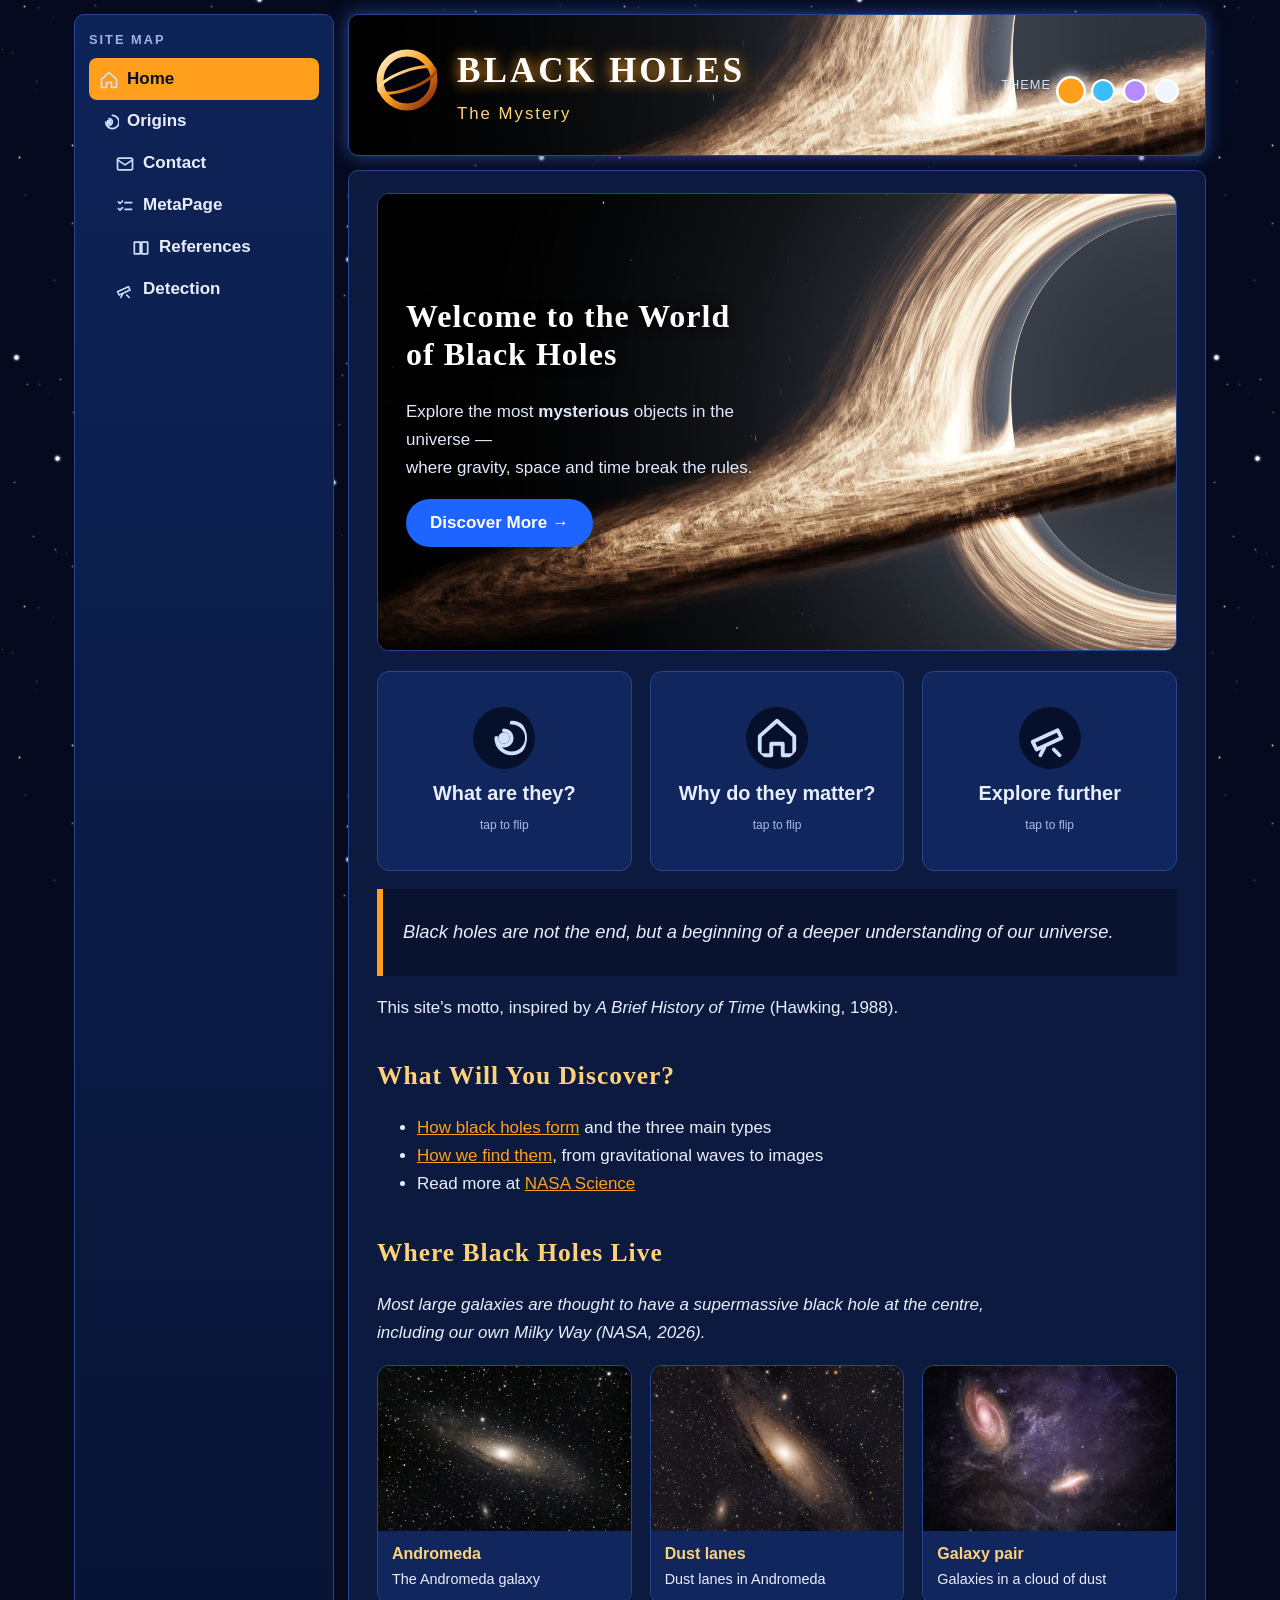
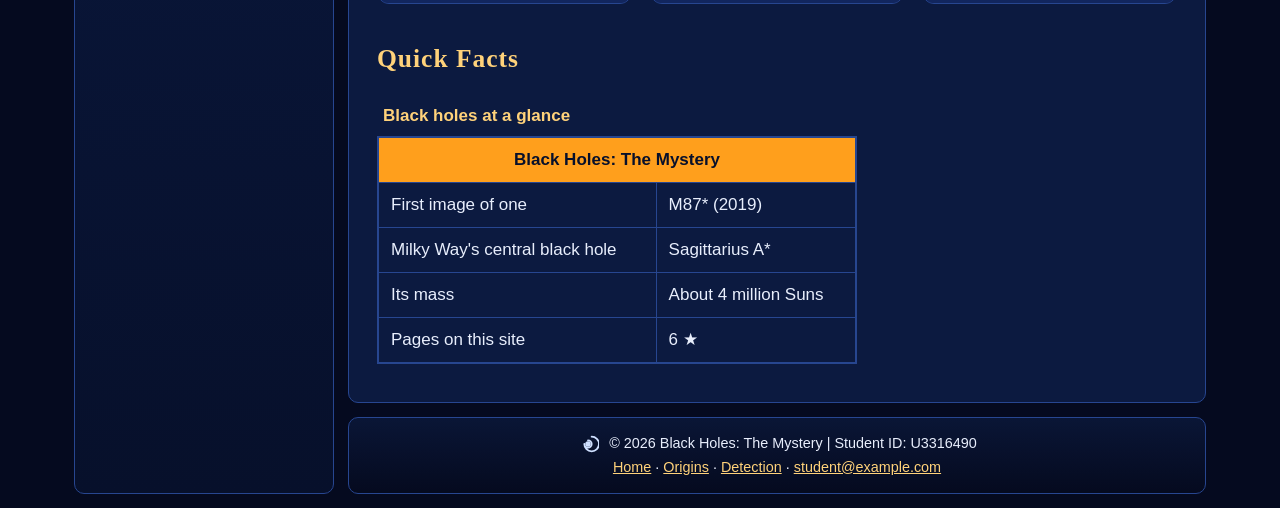
<file: index.html>
<!DOCTYPE html>
<html lang="en">

<head>
    <meta charset="UTF-8">
    <meta name="viewport" content="width=device-width, initial-scale=1">
    <title>Black Holes | Black Holes: The Mystery</title>
    <link rel="stylesheet" href="style.css">
    <style>
        .stamp {
            letter-spacing: 2px;
            text-transform: uppercase;
            font-size: 0.85rem;
        }
    </style>
</head>

<body>
    <input class="themeradio" type="radio" name="theme" id="t-solar" checked>
    <input class="themeradio" type="radio" name="theme" id="t-quasar">
    <input class="themeradio" type="radio" name="theme" id="t-nebula">
    <input class="themeradio" type="radio" name="theme" id="t-day">
    <div class="wrap layout-a">
        <nav>
            <p class="navtitle">Site map</p>
            <ul>
                <li><a href="index.html" class="current" aria-current="page"><img class="nicon"
                            src="images/icon-home.svg" alt="" width="20" height="20">Home</a></li>
                <li><a href="Origins.html"><img class="nicon" src="images/icon-origins.svg" alt="" width="20"
                            height="20">Origins</a>
                    <ul>
                        <li><a href="Contact.html"><img class="nicon" src="images/icon-contact.svg" alt="" width="20"
                                    height="20">Contact</a></li>
                        <li><a href="MetaPage.html"><img class="nicon" src="images/icon-meta.svg" alt="" width="20"
                                    height="20">MetaPage</a>
                            <ul>
                                <li><a href="References.html"><img class="nicon" src="images/icon-references.svg" alt=""
                                            width="20" height="20">References</a></li>
                            </ul>
                        </li>
                        <li><a href="Detection.html"><img class="nicon" src="images/icon-detection.svg" alt=""
                                    width="20" height="20">Detection</a></li>
                    </ul>
                </li>
            </ul>
        </nav>
        <div class="right">
            <header>
                <a href="index.html"><img class="logo" src="images/logo.svg"
                        alt="Black Holes logo: a dark circle with a glowing gold ring" width="64" height="64"></a>
                <div>
                    <h1 id="pagetitle">Black Holes</h1>
                    <p class="tagline">The Mystery</p>
                </div>
                <div class="themes">
                    <span>Theme</span>
                    <label class="swatch s-solar" for="t-solar" title="Solar theme"></label>
                    <label class="swatch s-quasar" for="t-quasar" title="Quasar theme"></label>
                    <label class="swatch s-nebula" for="t-nebula" title="Nebula theme"></label>
                    <label class="swatch s-day" for="t-day" title="Day theme"></label>
                </div>
            </header>
            <main>
                <section class="hero">
                    <img src="images/hero.jpg"
                        alt="A black hole with a glowing golden ring of gas bending around it in dark space"
                        width="1400" height="800">
                    <div class="hero-text">
                        <h2>Welcome to the World of Black Holes</h2>
                        <p>Explore the most <strong>mysterious</strong> objects in the universe —<br>where gravity,
                            space and time break the rules.</p>
                        <a class="btn" href="Origins.html">Discover More →</a>
                    </div>
                </section>
                <div class="cards">
                    <div class="flip" tabindex="0">
                        <div class="flip-in">
                            <div class="face front"><img class="ficon" src="images/icon-origins.svg" alt="" width="46"
                                    height="46">
                                <h3>What are they?</h3><span class="hint">tap to flip</span>
                            </div>
                            <div class="face back">
                                <p>Black holes are regions of space where gravity is so strong that nothing can escape.
                                </p>
                            </div>
                        </div>
                    </div>
                    <div class="flip" tabindex="0">
                        <div class="flip-in">
                            <div class="face front"><img class="ficon" src="images/icon-home.svg" alt="" width="46"
                                    height="46">
                                <h3>Why do they matter?</h3><span class="hint">tap to flip</span>
                            </div>
                            <div class="face back">
                                <p>They help us understand gravity, the evolution of galaxies and the nature of the
                                    universe.</p>
                            </div>
                        </div>
                    </div>
                    <div class="flip" tabindex="0">
                        <div class="flip-in">
                            <div class="face front"><img class="ficon" src="images/icon-detection.svg" alt="" width="46"
                                    height="46">
                                <h3>Explore further</h3><span class="hint">tap to flip</span>
                            </div>
                            <div class="face back">
                                <p>Learn about their origins, how they are detected and the latest discoveries.</p><a
                                    href="Detection.html">Go to Detection →</a>
                            </div>
                        </div>
                    </div>
                </div>
                <blockquote>
                    <p>Black holes are not the end, but a beginning of a deeper understanding of our universe.</p>
                </blockquote>
                <p>This site's motto, inspired by <cite>A Brief History of Time</cite> (Hawking, 1988).</p>
                <h2>What Will You Discover?</h2>
                <ul>
                    <li><a href="Origins.html">How black holes form</a> and the three main types</li>
                    <li><a href="Detection.html">How we find them</a>, from gravitational waves to images</li>
                    <li>Read more at <a href="https://science.nasa.gov/universe/black-holes/">NASA Science</a></li>
                </ul>
                <h2>Where Black Holes Live</h2>
                <p style="font-style:italic;">Most large galaxies are thought to have a supermassive black hole at the
                    centre, including our own Milky Way (NASA, 2026).</p>
                <div class="cards">
                    <figure class="card">
                        <img src="images/galaxy-a.jpg"
                            alt="The Andromeda galaxy, a spiral of stars with a bright glowing centre" width="320"
                            height="210">
                        <figcaption><strong>Andromeda</strong>The Andromeda galaxy </figcaption>
                    </figure>
                    <figure class="card">
                        <img src="images/galaxy-b.jpg" alt="A close view of the Andromeda galaxy with dark dust lanes"
                            width="320" height="210">
                        <figcaption><strong>Dust lanes</strong>Dust lanes in Andromeda </figcaption>
                    </figure>
                    <figure class="card">
                        <img src="images/galaxy-c.jpg"
                            alt="Two spiral galaxies glowing pink and gold inside a purple cloud of dust" width="320"
                            height="210">
                        <figcaption><strong>Galaxy pair</strong>Galaxies in a cloud of dust </figcaption>
                    </figure>
                </div>
                <h2>Quick Facts</h2>
                <table class="facts">
                    <caption>Black holes at a glance</caption>
                    <tr>
                        <th colspan="2">Black Holes: The Mystery</th>
                    </tr>
                    <tr>
                        <td>First image of one</td>
                        <td>M87* (2019)</td>
                    </tr>
                    <tr>
                        <td>Milky Way's central black hole</td>
                        <td>Sagittarius A*</td>
                    </tr>
                    <tr>
                        <td>Its mass</td>
                        <td>About 4 million Suns</td>
                    </tr>
                    <tr>
                        <td>Pages on this site</td>
                        <td>6 ★</td>
                    </tr>
                </table>
            </main>
            <footer>
                <img class="icon" src="images/icon-origins.svg" alt="Spiral galaxy icon" width="22" height="22">
                <span>© 2026 Black Holes: The Mystery | Student ID: U3316490</span>
                <br>
                <a href="index.html">Home</a> · <a href="Origins.html">Origins</a> · <a
                    href="Detection.html">Detection</a> · <a href="mailto:student@example.com">student@example.com</a>
            </footer>
        </div>
    </div>
</body>

</html>
</file>
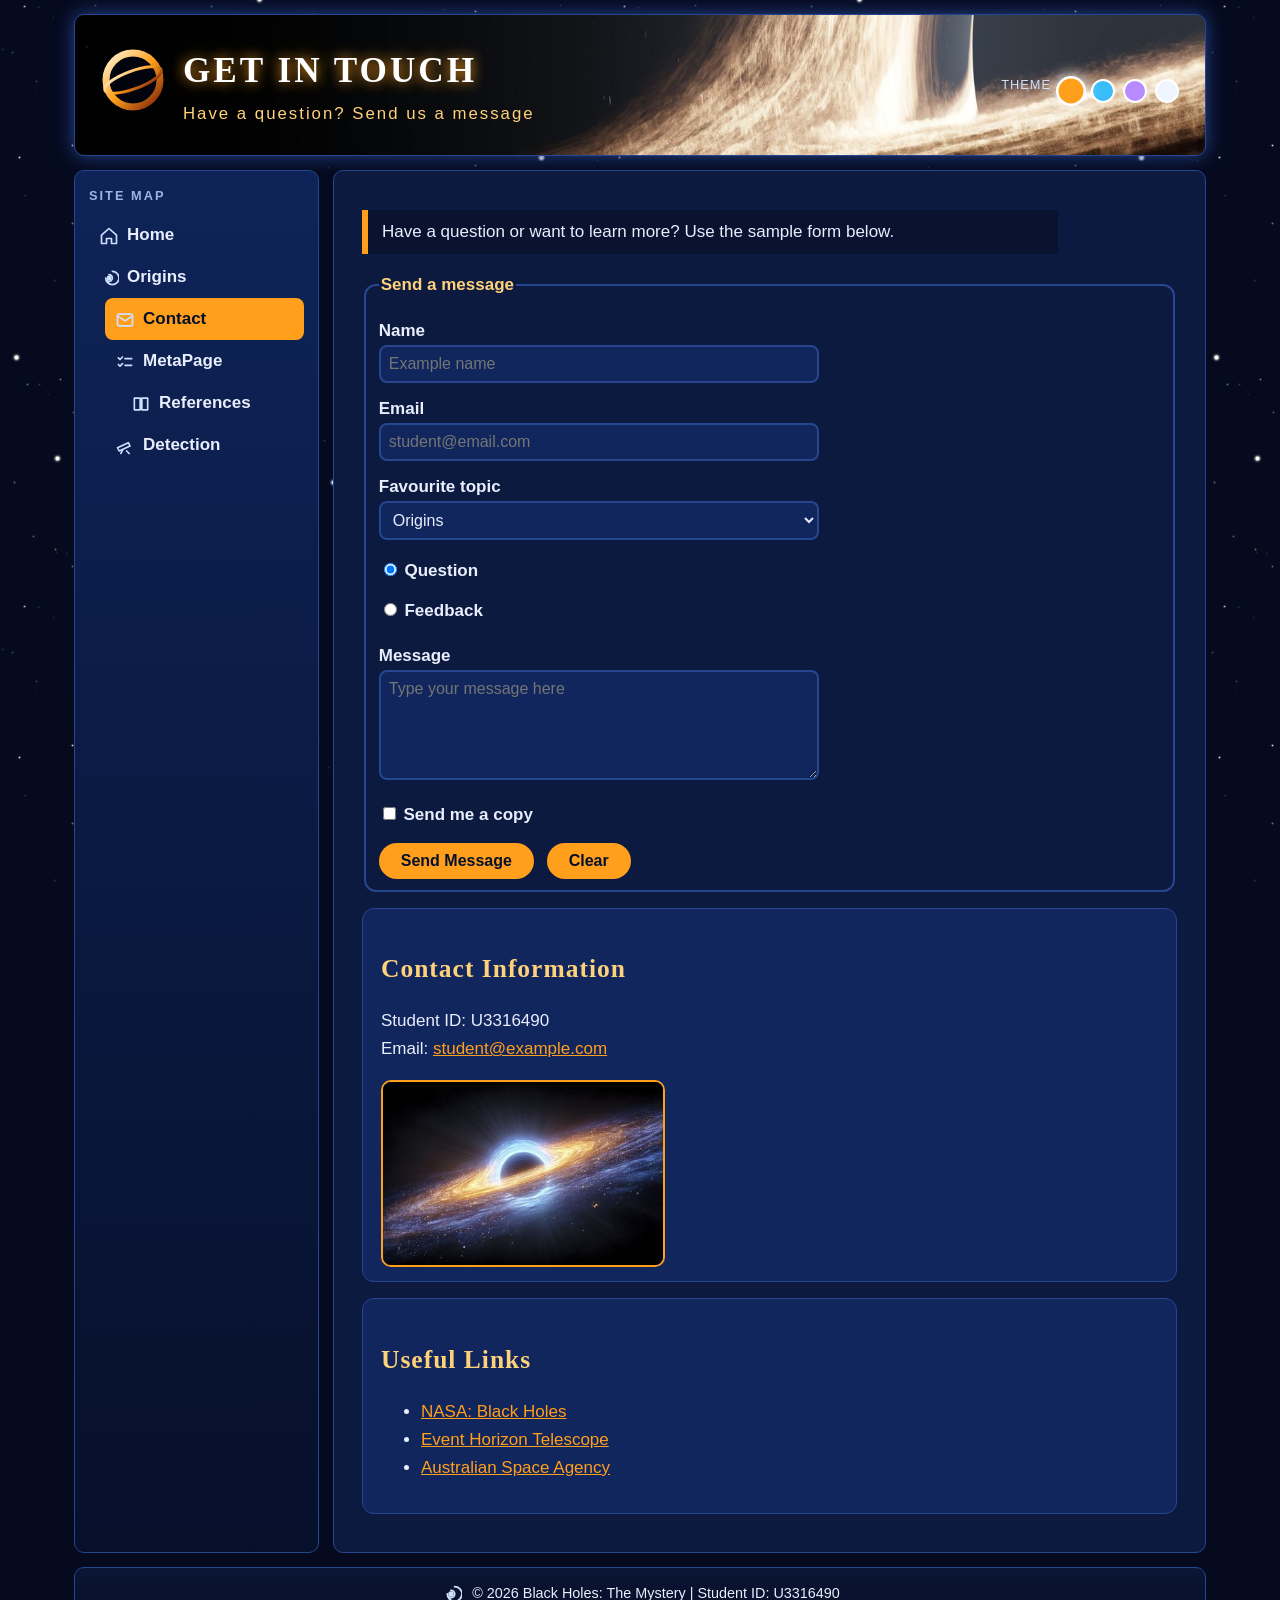
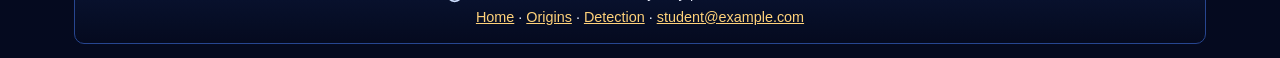
<file: Contact.html>
<!DOCTYPE html>
<html lang="en">

<head>
    <meta charset="UTF-8">
    <meta name="viewport" content="width=device-width, initial-scale=1">
    <title>Get in Touch | Black Holes: The Mystery</title>
    <link rel="stylesheet" href="style.css">
    <style>
        .stamp {
            letter-spacing: 2px;
            text-transform: uppercase;
            font-size: 0.85rem;
        }
    </style>
</head>

<body>
    <input class="themeradio" type="radio" name="theme" id="t-solar" checked>
    <input class="themeradio" type="radio" name="theme" id="t-quasar">
    <input class="themeradio" type="radio" name="theme" id="t-nebula">
    <input class="themeradio" type="radio" name="theme" id="t-day">
    <div class="wrap layout-c">
        <header>
            <a href="index.html"><img class="logo" src="images/logo.svg"
                    alt="Black Holes logo: a dark circle with a glowing gold ring" width="64" height="64"></a>
            <div>
                <h1 id="pagetitle">Get in Touch</h1>
                <p class="tagline">Have a question? Send us a message</p>
            </div>
            <div class="themes">
                <span>Theme</span>
                <label class="swatch s-solar" for="t-solar" title="Solar theme"></label>
                <label class="swatch s-quasar" for="t-quasar" title="Quasar theme"></label>
                <label class="swatch s-nebula" for="t-nebula" title="Nebula theme"></label>
                <label class="swatch s-day" for="t-day" title="Day theme"></label>
            </div>
        </header>
        <div class="row row-rev">
            <main>
                
                <p class="note">Have a question or want to learn more? Use the sample form below.
                </p>
                <form action="#" method="post">
                    <fieldset>
                        <legend>Send a message</legend>
                        <label for="who">Name</label>
                        <input type="text" id="who" name="who" placeholder="Example name">
                        <label for="mail">Email</label>
                        <input type="email" id="mail" name="mail" placeholder="student@email.com">
                        <label for="topic">Favourite topic</label>
                        <select id="topic" name="topic">
                            <option>Origins</option>
                            <option>Detection</option>
                            <option>Galaxies</option>
                        </select>
                        <p><label><input type="radio" name="kind" value="question" checked> Question</label>
                            <label><input type="radio" name="kind" value="feedback"> Feedback</label>
                        </p>
                        <label for="msg">Message</label>
                        <textarea id="msg" name="msg" rows="5" placeholder="Type your message here"></textarea>
                        <label><input type="checkbox" name="copy"> Send me a copy</label>
                        <button type="submit">Send Message</button>
                        <button type="reset">Clear</button>
                    </fieldset>
                </form>
                <div class="infocard">
                    <h2>Contact Information</h2>
                    <p>Student ID: U3316490<br>
                        Email: <a href="mailto:student@example.com">student@example.com</a></p>
                    <img class="ci" src="images/contact.jpg"
                        alt="A black hole with a golden disk of gas inside a galaxy" width="280"
                        height="183">
                </div>
                <div class="infocard">
                    <h2>Useful Links</h2>
                    <ul>
                        <li><a href="https://science.nasa.gov/universe/black-holes/" target="_blank"
                                rel="noopener noreferrer">NASA: Black Holes</a></li>
                        <li><a href="https://eventhorizontelescope.org/" target="_blank" rel="noopener noreferrer">Event
                                Horizon Telescope</a></li>
                        <li><a href="https://www.space.gov.au/" target="_blank" rel="noopener noreferrer">Australian
                                Space Agency</a></li>
                    </ul>
                </div>
            </main>
            <nav>
                <p class="navtitle">Site map</p>
                <ul>
                    <li><a href="index.html"><img class="nicon" src="images/icon-home.svg" alt="" width="20"
                                height="20">Home</a></li>
                    <li><a href="Origins.html"><img class="nicon" src="images/icon-origins.svg" alt="" width="20"
                                height="20">Origins</a>
                        <ul>
                            <li><a href="Contact.html" class="current" aria-current="page"><img class="nicon"
                                        src="images/icon-contact.svg" alt="" width="20" height="20">Contact</a></li>
                            <li><a href="MetaPage.html"><img class="nicon" src="images/icon-meta.svg" alt="" width="20"
                                        height="20">MetaPage</a>
                                <ul>
                                    <li><a href="References.html"><img class="nicon" src="images/icon-references.svg"
                                                alt="" width="20" height="20">References</a></li>
                                </ul>
                            </li>
                            <li><a href="Detection.html"><img class="nicon" src="images/icon-detection.svg" alt=""
                                        width="20" height="20">Detection</a></li>
                        </ul>
                    </li>
                </ul>
            </nav>
        </div>
        <footer>
            <img class="icon" src="images/icon-origins.svg" alt="Spiral galaxy icon" width="22" height="22">
            <span>© 2026 Black Holes: The Mystery | Student ID: U3316490</span>
            <br>
            <a href="index.html">Home</a> · <a href="Origins.html">Origins</a> · <a href="Detection.html">Detection</a> ·
            <a href="mailto:student@example.com">student@example.com</a>
        </footer>
    </div>
</body>

</html>
</file>
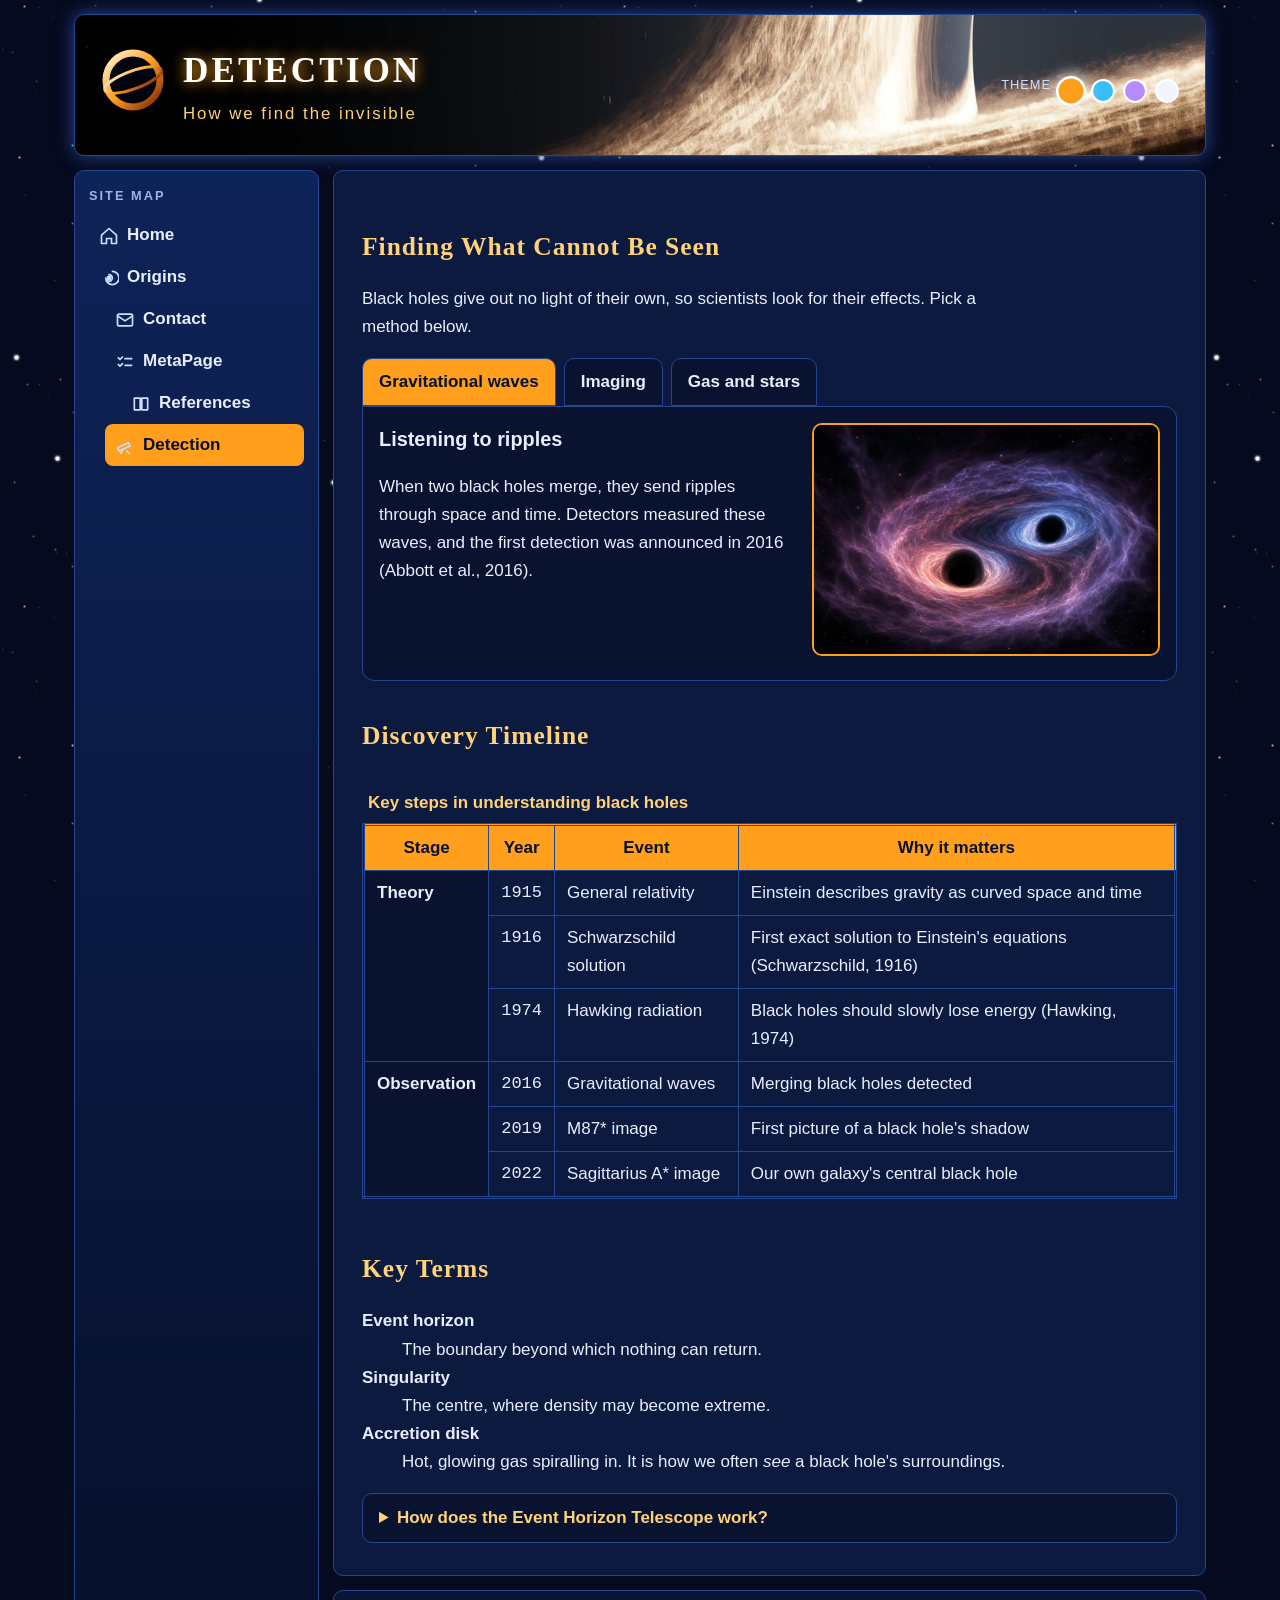
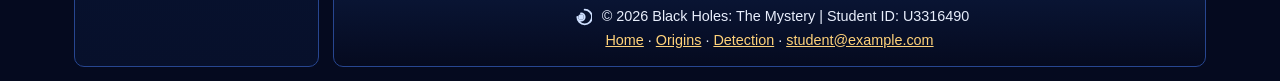
<file: Detection.html>
<!DOCTYPE html>
<html lang="en">
<head>
<meta charset="UTF-8">
<meta name="viewport" content="width=device-width, initial-scale=1">
<title>Detection | Black Holes: The Mystery</title>
<link rel="stylesheet" href="style.css">
<style>
.stamp{letter-spacing:2px;text-transform:uppercase;font-size:0.85rem;}
</style>
</head>
<body>
<input class="themeradio" type="radio" name="theme" id="t-solar" checked>
<input class="themeradio" type="radio" name="theme" id="t-quasar">
<input class="themeradio" type="radio" name="theme" id="t-nebula">
<input class="themeradio" type="radio" name="theme" id="t-day">
<div class="wrap layout-b">
<header>
<a href="index.html"><img class="logo" src="images/logo.svg" alt="A dark circle with a glowing gold ring" width="64" height="64"></a>
<div>
<h1 id="pagetitle">Detection</h1>
<p class="tagline">How we find the invisible</p>
</div>
<div class="themes">
<span>Theme</span>
<label class="swatch s-solar" for="t-solar" title="Solar theme"></label>
<label class="swatch s-quasar" for="t-quasar" title="Quasar theme"></label>
<label class="swatch s-nebula" for="t-nebula" title="Nebula theme"></label>
<label class="swatch s-day" for="t-day" title="Day theme"></label>
</div>
</header>
<div class="row">
<nav>
<p class="navtitle">Site map</p>
<ul>
<li><a href="index.html"><img class="nicon" src="images/icon-home.svg" alt="" width="20" height="20">Home</a></li>
<li><a href="Origins.html"><img class="nicon" src="images/icon-origins.svg" alt="" width="20" height="20">Origins</a>
<ul>
<li><a href="Contact.html"><img class="nicon" src="images/icon-contact.svg" alt="" width="20" height="20">Contact</a></li>
<li><a href="MetaPage.html"><img class="nicon" src="images/icon-meta.svg" alt="" width="20" height="20">MetaPage</a>
<ul>
<li><a href="References.html"><img class="nicon" src="images/icon-references.svg" alt="" width="20" height="20">References</a></li>
</ul>
</li>
<li><a href="Detection.html" class="current" aria-current="page"><img class="nicon" src="images/icon-detection.svg" alt="" width="20" height="20">Detection</a></li>
</ul>
</li>
</ul>
</nav>
<div class="col">
<main>
<h2>Finding What Cannot Be Seen</h2>
<p>Black holes give out no light of their own, so scientists look for their effects. Pick a method below.</p>
<div class="tabs">
<input class="tabradio" type="radio" name="tab" id="tab-gw" checked>
<input class="tabradio" type="radio" name="tab" id="tab-img">
<input class="tabradio" type="radio" name="tab" id="tab-gas">
<div class="tabbar">
<label for="tab-gw">Gravitational waves</label>
<label for="tab-img">Imaging</label>
<label for="tab-gas">Gas and stars</label>
</div>
<div class="panel p-gw">
<img src="images/waves.jpg" alt="Artist impression of two black holes spiralling around each other in glowing clouds" width="400" height="267">
<h3>Listening to ripples</h3>
<p class="hint"></p>
<p>When two black holes merge, they send ripples through space and time. Detectors measured these waves, and the first detection was announced in 2016 (Abbott et al., 2016).</p>
</div>
<div class="panel p-img">
<img src="images/swirl.jpg" alt="Thin teal streaks curving around a round black void" width="400" height="268">
<h3>Taking a picture</h3>
<p class="hint">Digital artwork by Drljaca / Pexels, not the real telescope image.</p>
<p>The Event Horizon Telescope linked radio telescopes around the world. In 2019 it produced the first image of a black hole's shadow, in the galaxy M87 (Event Horizon Telescope Collaboration, 2019).</p>
</div>
<div class="panel p-gas">
<img src="images/gas.jpg" alt="Artist impression of hot gas spiralling into a black hole in red and blue light" width="400" height="270">
<h3>Watching the surroundings</h3>
<p class="hint">.</p>
<p>Hot gas falling toward a black hole glows brightly, and stars near the centre of our galaxy orbit an unseen mass. This work shared the 2020 Nobel Prize in Physics (Nobel Prize Outreach, 2020).</p>
</div>
</div>
<h2>Discovery Timeline</h2>
<div class="scroll">
<table class="timeline">
<caption>Key steps in understanding black holes</caption>
<tr><th>Stage</th><th>Year</th><th>Event</th><th>Why it matters</th></tr>
<tr><td class="stage" rowspan="3">Theory</td><td class="year">1915</td><td>General relativity</td><td>Einstein describes gravity as curved space and time</td></tr>
<tr><td class="year">1916</td><td>Schwarzschild solution</td><td>First exact solution to Einstein's equations (Schwarzschild, 1916)</td></tr>
<tr><td class="year">1974</td><td>Hawking radiation</td><td>Black holes should slowly lose energy (Hawking, 1974)</td></tr>
<tr><td class="stage" rowspan="3">Observation</td><td class="year">2016</td><td>Gravitational waves</td><td>Merging black holes detected</td></tr>
<tr><td class="year">2019</td><td>M87* image</td><td>First picture of a black hole's shadow</td></tr>
<tr><td class="year">2022</td><td>Sagittarius A* image</td><td>Our own galaxy's central black hole</td></tr>
</table>
</div>
<h2>Key Terms</h2>
<dl>
<dt><strong>Event horizon</strong></dt>
<dd>The boundary beyond which nothing can return.</dd>
<dt><strong>Singularity</strong></dt>
<dd>The centre, where density may become extreme.</dd>
<dt><strong>Accretion disk</strong></dt>
<dd>Hot, glowing gas spiralling in. It is how we often <em>see</em> a black hole's surroundings.</dd>
</dl>
<details>
<summary>How does the Event Horizon Telescope work?</summary>
<p>It links radio telescopes across the Earth so that together they act like one Earth-sized telescope.</p>
</details>
</main>
<footer>
<img class="icon" src="images/icon-origins.svg" alt="Spiral galaxy icon" width="22" height="22">
<span>© 2026 Black Holes: The Mystery | Student ID: U3316490</span>
<br>
<a href="index.html">Home</a> · <a href="Origins.html">Origins</a> · <a href="Detection.html">Detection</a> · <a href="mailto:student@example.com">student@example.com</a>
</footer>
</div>
</div>
</div>
</body>
</html>
</file>
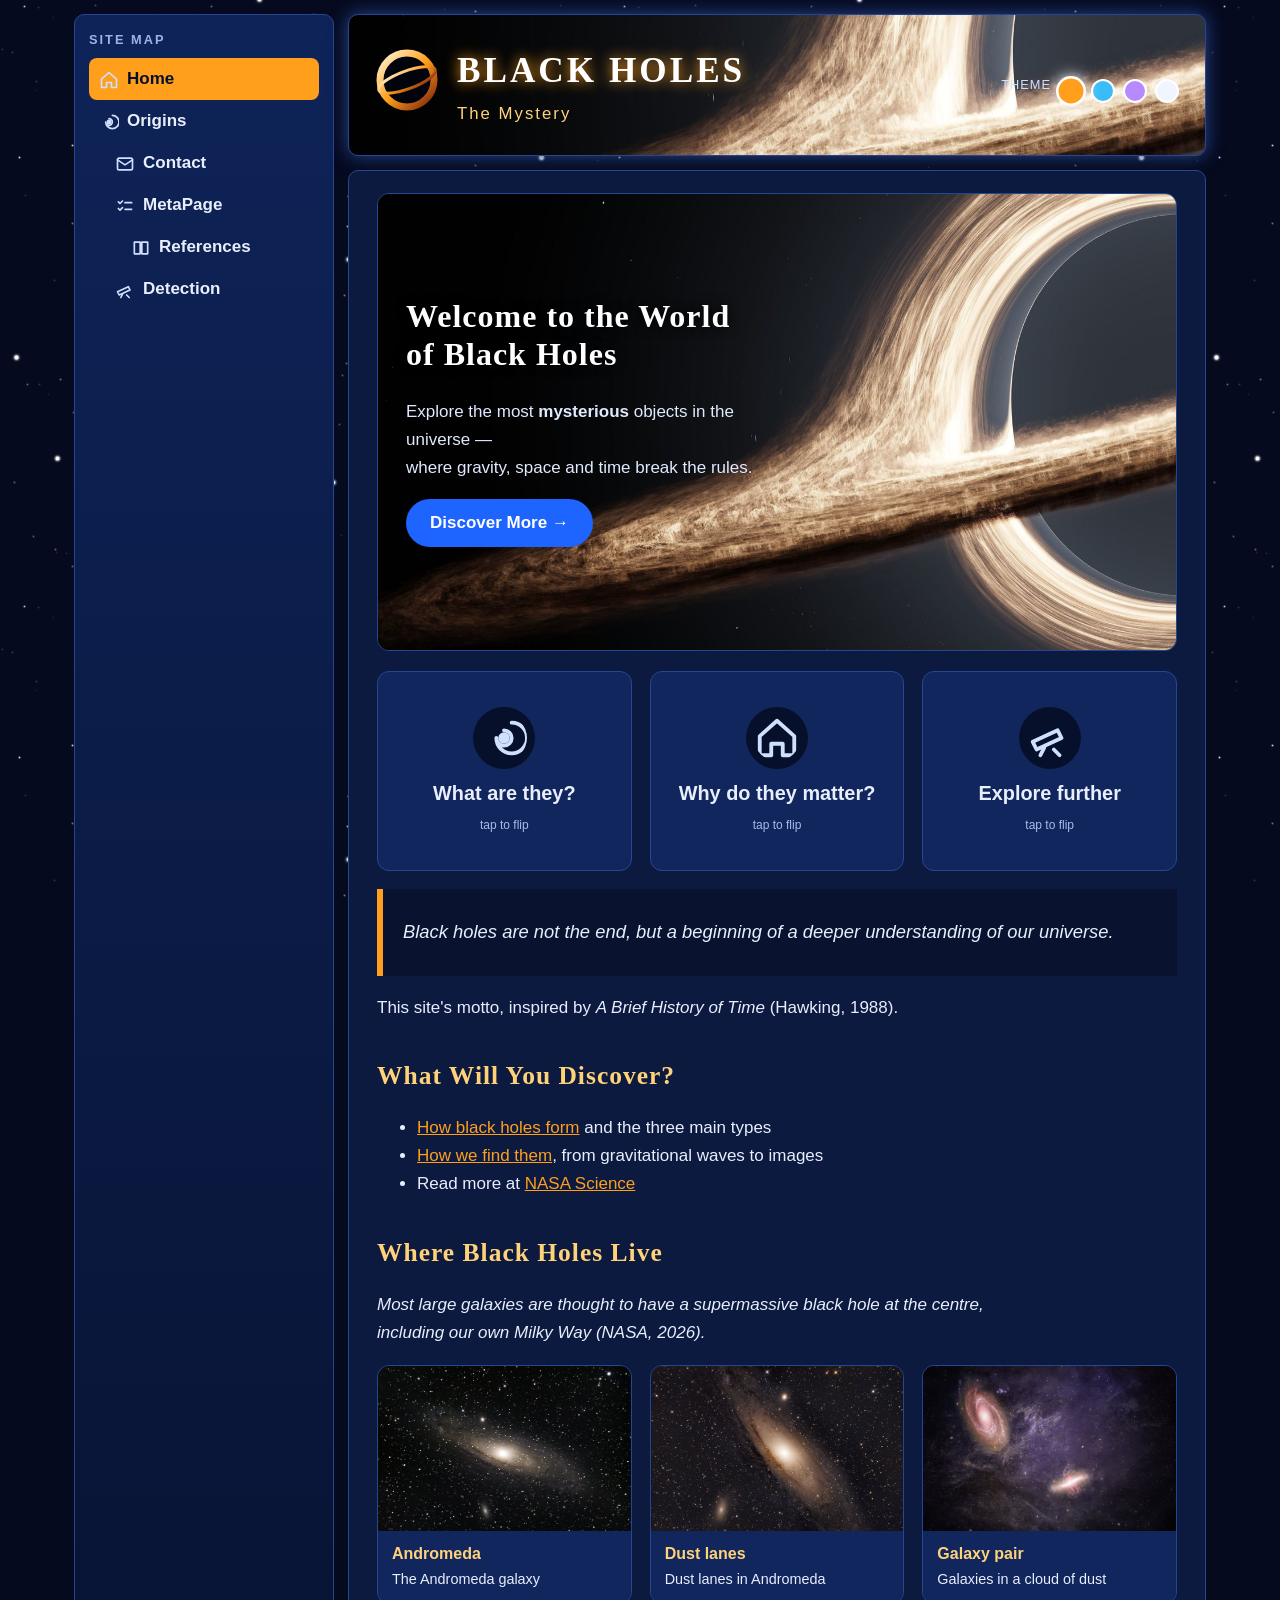
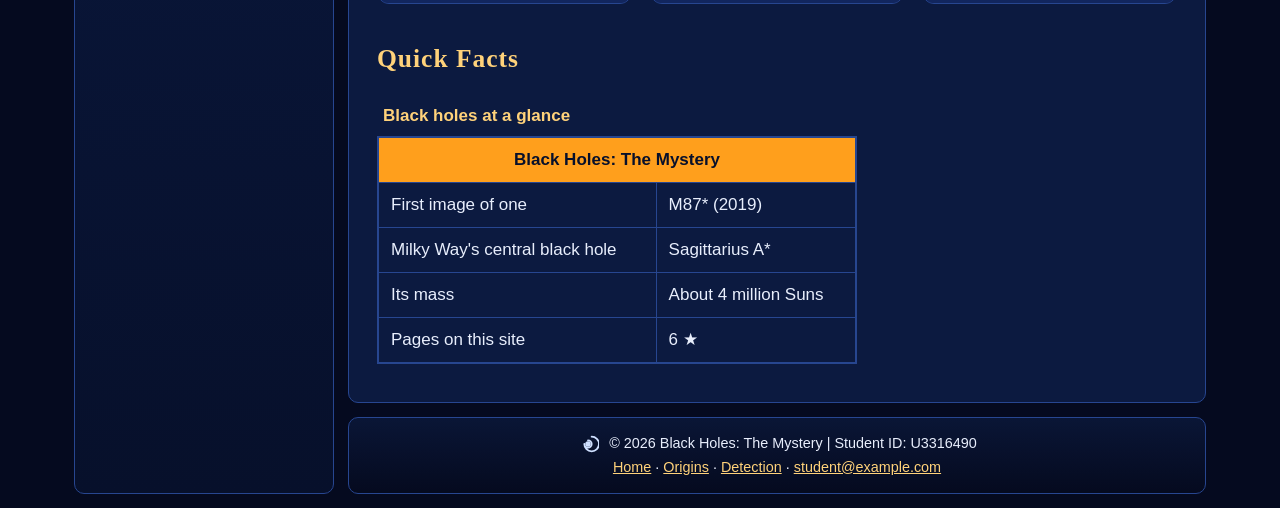
<file: Main.html>
<!DOCTYPE html>
<html lang="en">

<head>
    <meta charset="UTF-8">
    <meta name="viewport" content="width=device-width, initial-scale=1">
    <title>Black Holes | Black Holes: The Mystery</title>
    <link rel="stylesheet" href="style.css">
    <style>
        .stamp {
            letter-spacing: 2px;
            text-transform: uppercase;
            font-size: 0.85rem;
        }
    </style>
</head>

<body>
    <input class="themeradio" type="radio" name="theme" id="t-solar" checked>
    <input class="themeradio" type="radio" name="theme" id="t-quasar">
    <input class="themeradio" type="radio" name="theme" id="t-nebula">
    <input class="themeradio" type="radio" name="theme" id="t-day">
    <div class="wrap layout-a">
        <nav>
            <p class="navtitle">Site map</p>
            <ul>
                <li><a href="Main.html" class="current" aria-current="page"><img class="nicon"
                            src="images/icon-home.svg" alt="" width="20" height="20">Home</a></li>
                <li><a href="Origins.html"><img class="nicon" src="images/icon-origins.svg" alt="" width="20"
                            height="20">Origins</a>
                    <ul>
                        <li><a href="Contact.html"><img class="nicon" src="images/icon-contact.svg" alt="" width="20"
                                    height="20">Contact</a></li>
                        <li><a href="MetaPage.html"><img class="nicon" src="images/icon-meta.svg" alt="" width="20"
                                    height="20">MetaPage</a>
                            <ul>
                                <li><a href="References.html"><img class="nicon" src="images/icon-references.svg" alt=""
                                            width="20" height="20">References</a></li>
                            </ul>
                        </li>
                        <li><a href="Detection.html"><img class="nicon" src="images/icon-detection.svg" alt=""
                                    width="20" height="20">Detection</a></li>
                    </ul>
                </li>
            </ul>
        </nav>
        <div class="right">
            <header>
                <a href="Main.html"><img class="logo" src="images/logo.svg"
                        alt="Black Holes logo: a dark circle with a glowing gold ring" width="64" height="64"></a>
                <div>
                    <h1 id="pagetitle">Black Holes</h1>
                    <p class="tagline">The Mystery</p>
                </div>
                <div class="themes">
                    <span>Theme</span>
                    <label class="swatch s-solar" for="t-solar" title="Solar theme"></label>
                    <label class="swatch s-quasar" for="t-quasar" title="Quasar theme"></label>
                    <label class="swatch s-nebula" for="t-nebula" title="Nebula theme"></label>
                    <label class="swatch s-day" for="t-day" title="Day theme"></label>
                </div>
            </header>
            <main>
                <section class="hero">
                    <img src="images/hero.jpg"
                        alt="A black hole with a glowing golden ring of gas bending around it in dark space"
                        width="1400" height="800">
                    <div class="hero-text">
                        <h2>Welcome to the World of Black Holes</h2>
                        <p>Explore the most <strong>mysterious</strong> objects in the universe —<br>where gravity,
                            space and time break the rules.</p>
                        <a class="btn" href="Origins.html">Discover More →</a>
                    </div>
                </section>
                <div class="cards">
                    <div class="flip" tabindex="0">
                        <div class="flip-in">
                            <div class="face front"><img class="ficon" src="images/icon-origins.svg" alt="" width="46"
                                    height="46">
                                <h3>What are they?</h3><span class="hint">tap to flip</span>
                            </div>
                            <div class="face back">
                                <p>Black holes are regions of space where gravity is so strong that nothing can escape.
                                </p>
                            </div>
                        </div>
                    </div>
                    <div class="flip" tabindex="0">
                        <div class="flip-in">
                            <div class="face front"><img class="ficon" src="images/icon-home.svg" alt="" width="46"
                                    height="46">
                                <h3>Why do they matter?</h3><span class="hint">tap to flip</span>
                            </div>
                            <div class="face back">
                                <p>They help us understand gravity, the evolution of galaxies and the nature of the
                                    universe.</p>
                            </div>
                        </div>
                    </div>
                    <div class="flip" tabindex="0">
                        <div class="flip-in">
                            <div class="face front"><img class="ficon" src="images/icon-detection.svg" alt="" width="46"
                                    height="46">
                                <h3>Explore further</h3><span class="hint">tap to flip</span>
                            </div>
                            <div class="face back">
                                <p>Learn about their origins, how they are detected and the latest discoveries.</p><a
                                    href="Detection.html">Go to Detection →</a>
                            </div>
                        </div>
                    </div>
                </div>
                <blockquote>
                    <p>Black holes are not the end, but a beginning of a deeper understanding of our universe.</p>
                </blockquote>
                <p>This site's motto, inspired by <cite>A Brief History of Time</cite> (Hawking, 1988).</p>
                <h2>What Will You Discover?</h2>
                <ul>
                    <li><a href="Origins.html">How black holes form</a> and the three main types</li>
                    <li><a href="Detection.html">How we find them</a>, from gravitational waves to images</li>
                    <li>Read more at <a href="https://science.nasa.gov/universe/black-holes/">NASA Science</a></li>
                </ul>
                <h2>Where Black Holes Live</h2>
                <p style="font-style:italic;">Most large galaxies are thought to have a supermassive black hole at the
                    centre, including our own Milky Way (NASA, 2026).</p>
                <div class="cards">
                    <figure class="card">
                        <img src="images/galaxy-a.jpg"
                            alt="The Andromeda galaxy, a spiral of stars with a bright glowing centre" width="320"
                            height="210">
                        <figcaption><strong>Andromeda</strong>The Andromeda galaxy </figcaption>
                    </figure>
                    <figure class="card">
                        <img src="images/galaxy-b.jpg" alt="A close view of the Andromeda galaxy with dark dust lanes"
                            width="320" height="210">
                        <figcaption><strong>Dust lanes</strong>Dust lanes in Andromeda </figcaption>
                    </figure>
                    <figure class="card">
                        <img src="images/galaxy-c.jpg"
                            alt="Two spiral galaxies glowing pink and gold inside a purple cloud of dust" width="320"
                            height="210">
                        <figcaption><strong>Galaxy pair</strong>Galaxies in a cloud of dust </figcaption>
                    </figure>
                </div>
                <h2>Quick Facts</h2>
                <table class="facts">
                    <caption>Black holes at a glance</caption>
                    <tr>
                        <th colspan="2">Black Holes: The Mystery</th>
                    </tr>
                    <tr>
                        <td>First image of one</td>
                        <td>M87* (2019)</td>
                    </tr>
                    <tr>
                        <td>Milky Way's central black hole</td>
                        <td>Sagittarius A*</td>
                    </tr>
                    <tr>
                        <td>Its mass</td>
                        <td>About 4 million Suns</td>
                    </tr>
                    <tr>
                        <td>Pages on this site</td>
                        <td>6 ★</td>
                    </tr>
                </table>
            </main>
            <footer>
                <img class="icon" src="images/icon-origins.svg" alt="Spiral galaxy icon" width="22" height="22">
                <span>© 2026 Black Holes: The Mystery | Student ID: U3316490</span>
                <br>
                <a href="Main.html">Home</a> · <a href="Origins.html">Origins</a> · <a
                    href="Detection.html">Detection</a> · <a href="mailto:student@example.com">student@example.com</a>
            </footer>
        </div>
    </div>
</body>

</html>
</file>
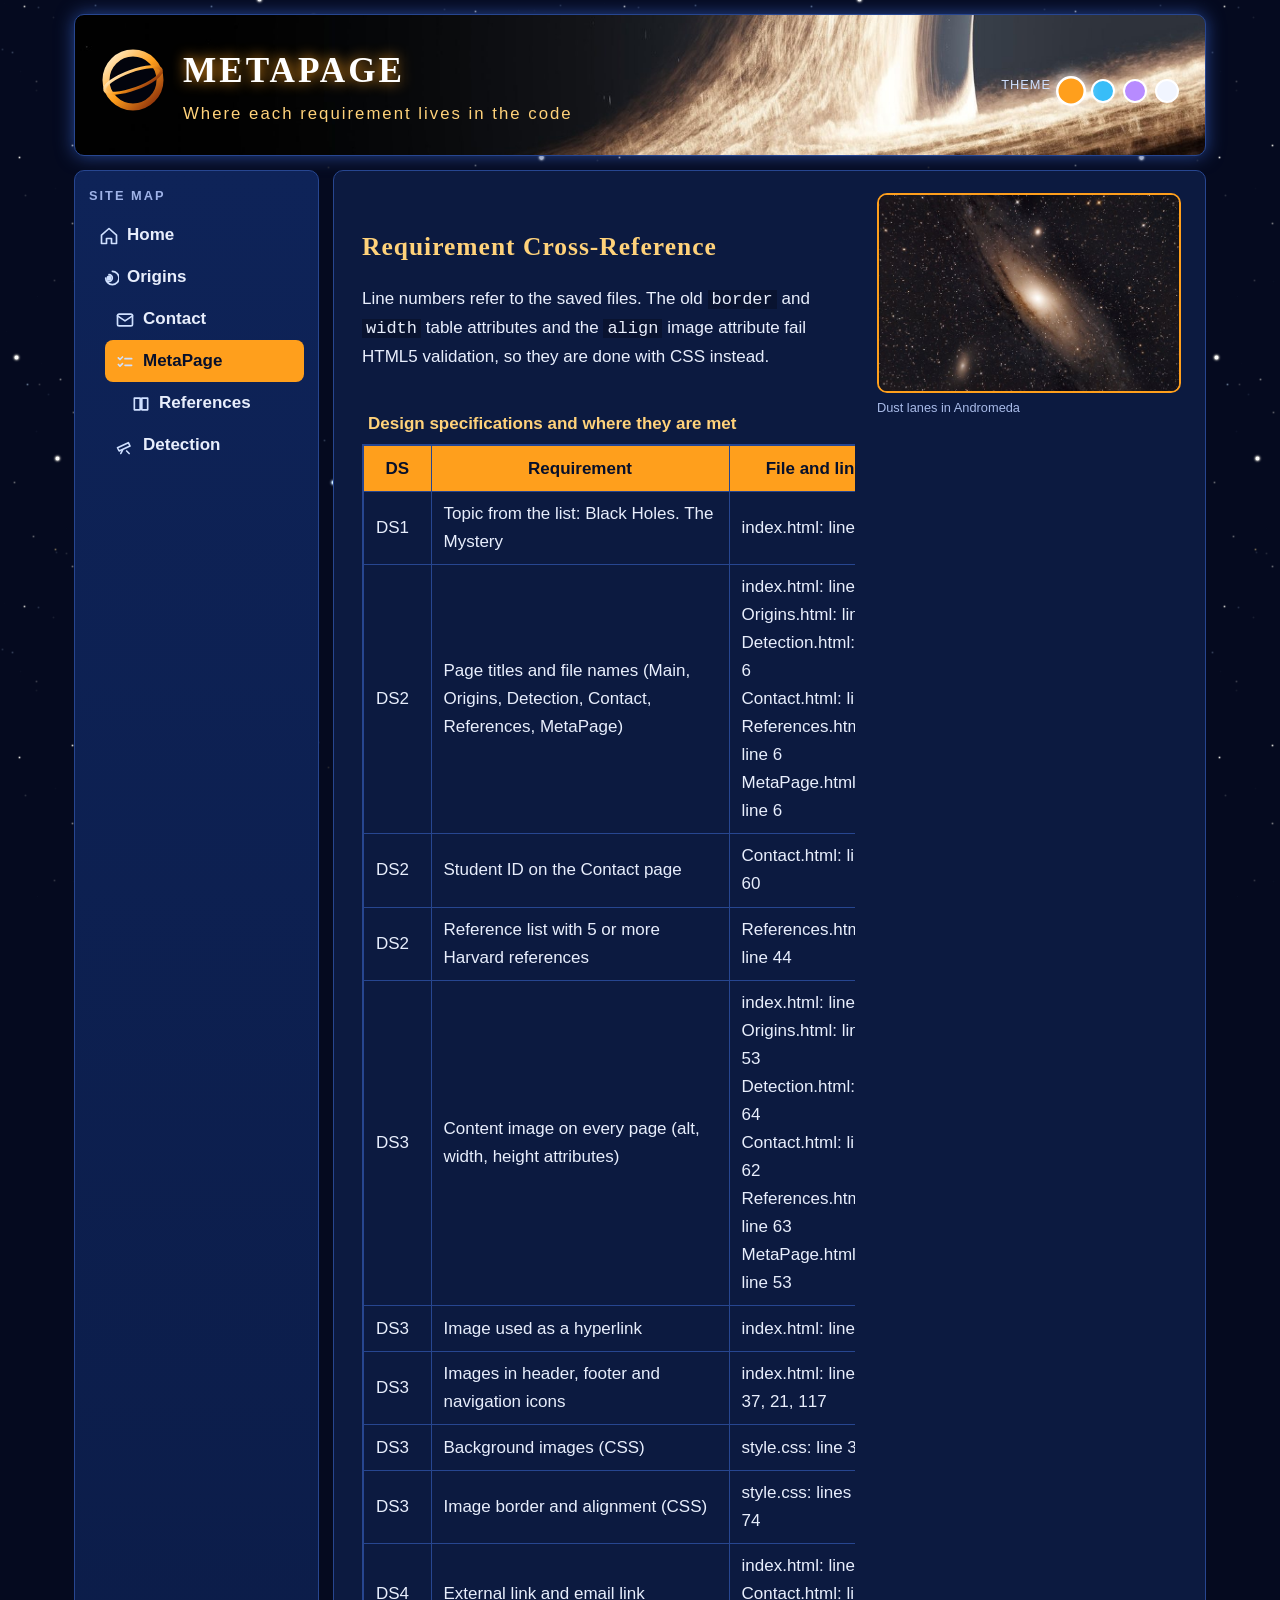
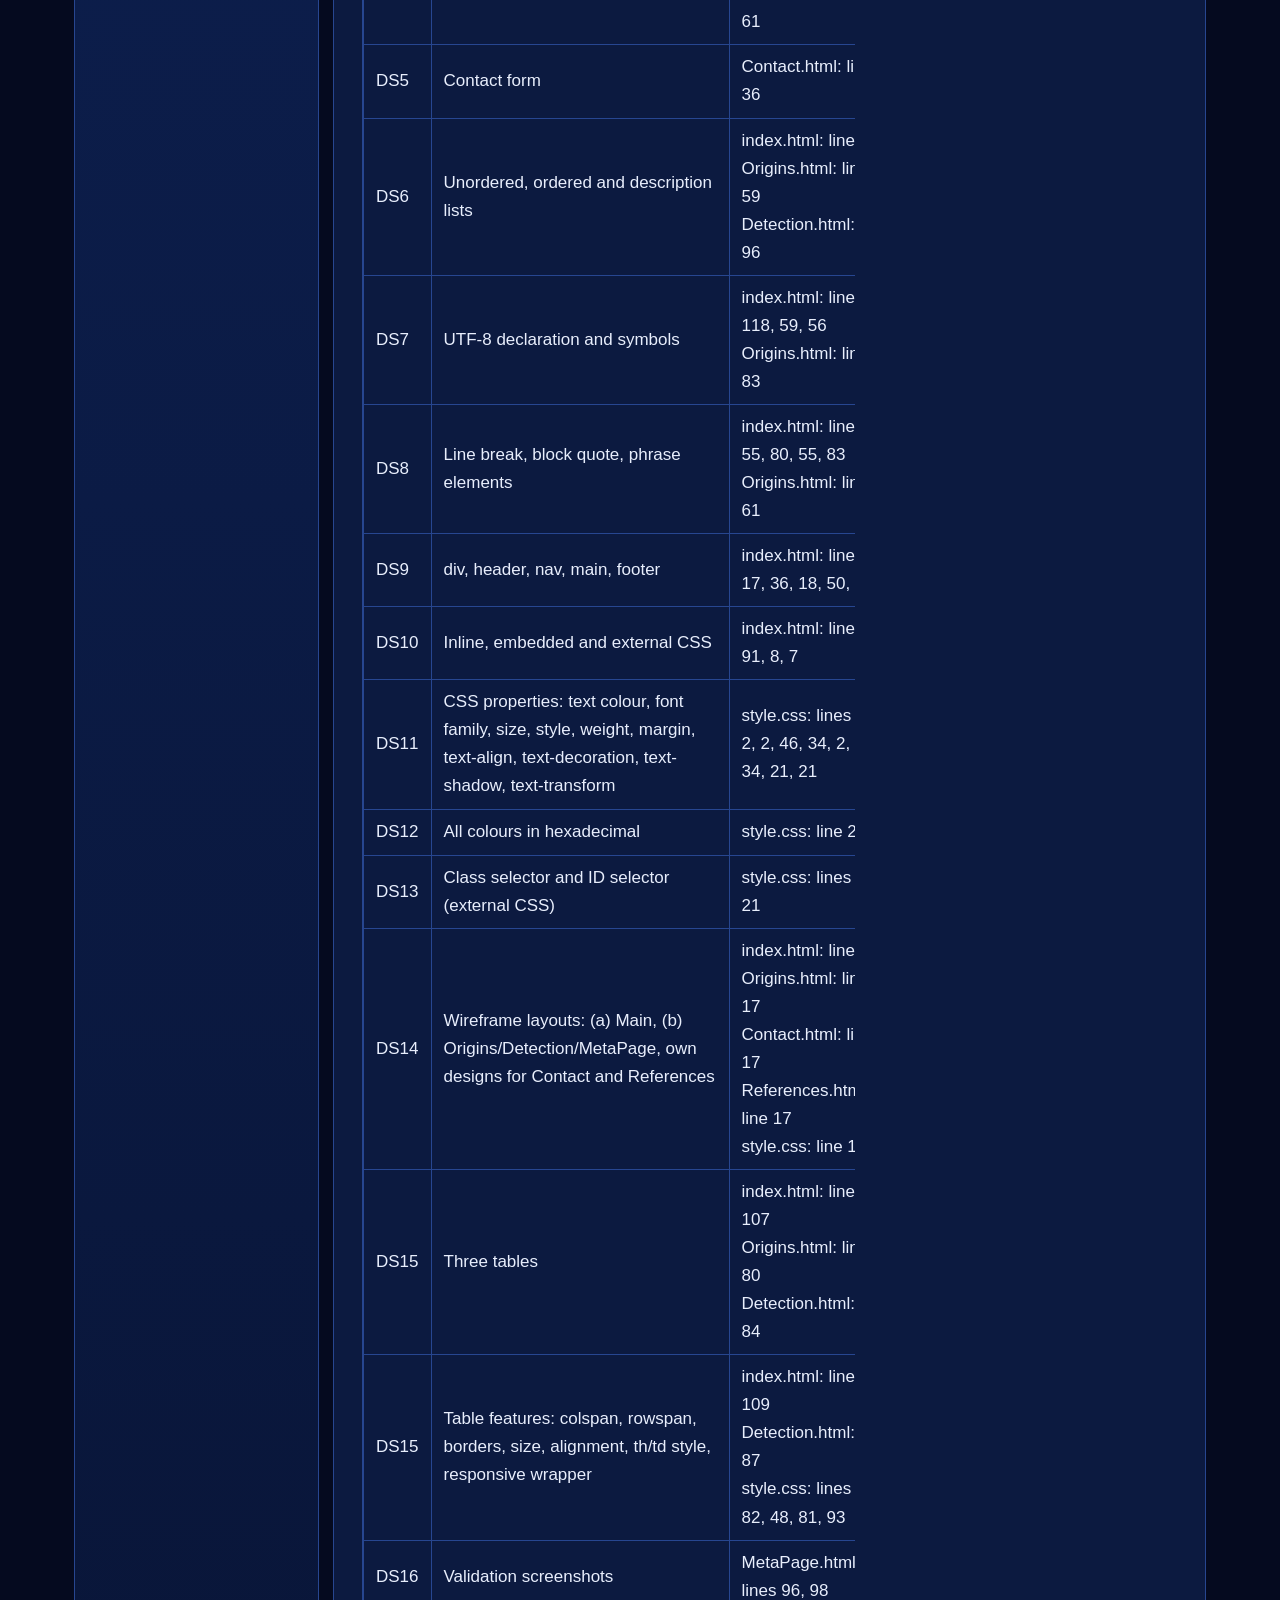
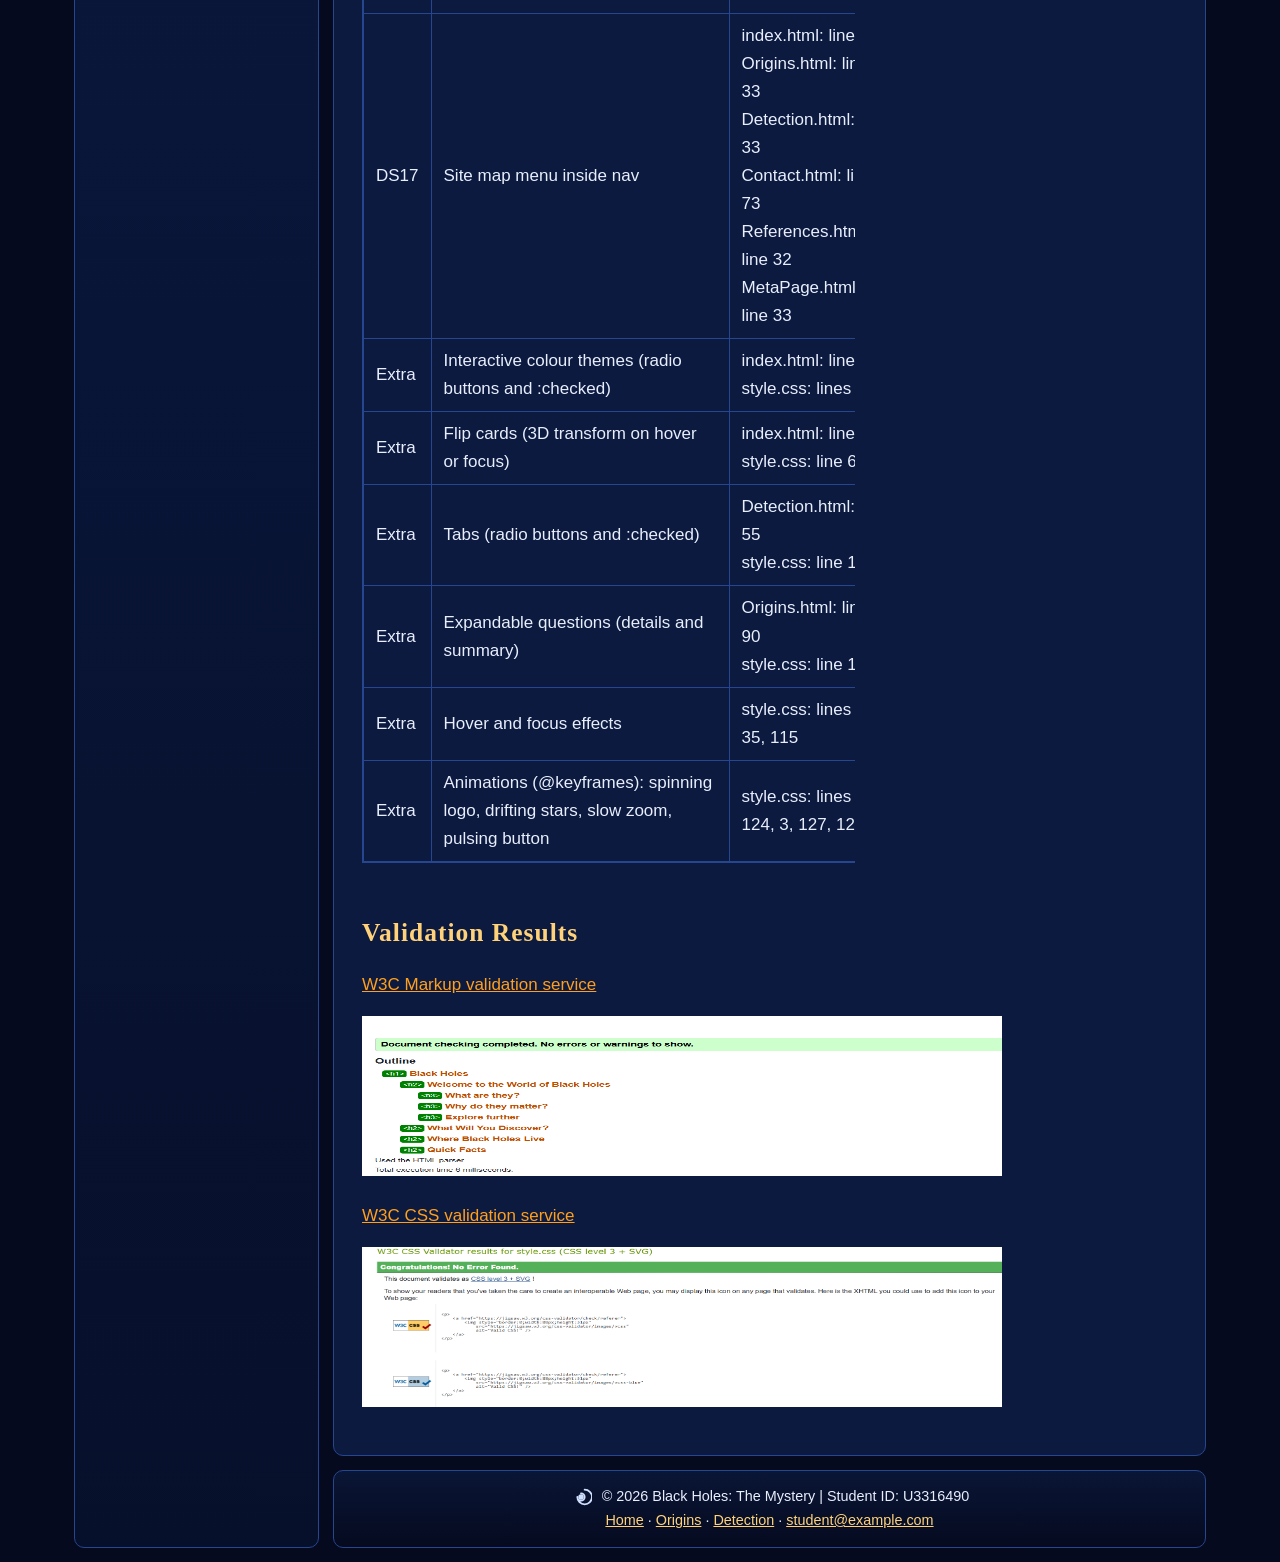
<file: MetaPage.html>
<!DOCTYPE html>
<html lang="en">

<head>
    <meta charset="UTF-8">
    <meta name="viewport" content="width=device-width, initial-scale=1">
    <title>MetaPage | Black Holes: The Mystery</title>
    <link rel="stylesheet" href="style.css">
    <style>
        .stamp {
            letter-spacing: 2px;
            text-transform: uppercase;
            font-size: 0.85rem;
        }
    </style>
</head>

<body>
    <input class="themeradio" type="radio" name="theme" id="t-solar" checked>
    <input class="themeradio" type="radio" name="theme" id="t-quasar">
    <input class="themeradio" type="radio" name="theme" id="t-nebula">
    <input class="themeradio" type="radio" name="theme" id="t-day">
    <div class="wrap layout-b">
        <header>
            <a href="index.html"><img class="logo" src="images/logo.svg"
                    alt="Black Holes logo: a dark circle with a glowing gold ring" width="64" height="64"></a>
            <div>
                <h1 id="pagetitle">MetaPage</h1>
                <p class="tagline">Where each requirement lives in the code</p>
            </div>
            <div class="themes">
                <span>Theme</span>
                <label class="swatch s-solar" for="t-solar" title="Solar theme"></label>
                <label class="swatch s-quasar" for="t-quasar" title="Quasar theme"></label>
                <label class="swatch s-nebula" for="t-nebula" title="Nebula theme"></label>
                <label class="swatch s-day" for="t-day" title="Day theme"></label>
            </div>
        </header>
        <div class="row">
            <nav>
                <p class="navtitle">Site map</p>
                <ul>
                    <li><a href="index.html"><img class="nicon" src="images/icon-home.svg" alt="" width="20"
                                height="20">Home</a></li>
                    <li><a href="Origins.html"><img class="nicon" src="images/icon-origins.svg" alt="" width="20"
                                height="20">Origins</a>
                        <ul>
                            <li><a href="Contact.html"><img class="nicon" src="images/icon-contact.svg" alt=""
                                        width="20" height="20">Contact</a></li>
                            <li><a href="MetaPage.html" class="current" aria-current="page"><img class="nicon"
                                        src="images/icon-meta.svg" alt="" width="20" height="20">MetaPage</a>
                                <ul>
                                    <li><a href="References.html"><img class="nicon" src="images/icon-references.svg"
                                                alt="" width="20" height="20">References</a></li>
                                </ul>
                            </li>
                            <li><a href="Detection.html"><img class="nicon" src="images/icon-detection.svg" alt=""
                                        width="20" height="20">Detection</a></li>
                        </ul>
                    </li>
                </ul>
            </nav>
            <div class="col">
                <main>
                    <figure class="figr">
                        <img src="images/galaxy-b.jpg" alt="A close view of the Andromeda galaxy with dark dust lanes"
                            width="300" height="196">
                        <figcaption>Dust lanes in Andromeda </figcaption>
                    </figure>
                    <h2>Requirement Cross-Reference</h2>
                    <p>Line numbers refer to the saved files. The old <code>border</code> and <code>width</code> table
                        attributes and the <code>align</code> image attribute fail HTML5 validation, so they are done
                        with CSS instead.</p>
                    <div class="scroll">
                        <table class="kinds">
                            <caption>Design specifications and where they are met</caption>
                            <tr>
                                <th scope="col">DS</th>
                                <th scope="col">Requirement</th>
                                <th scope="col">File and line</th>
                            </tr>
                            <tr>
                                <td>DS1</td>
                                <td>Topic from the list: Black Holes. The Mystery</td>
                                <td>index.html: line 39</td>
                            </tr>
                            <tr>
                                <td>DS2</td>
                                <td>Page titles and file names (Main, Origins, Detection, Contact, References, MetaPage)
                                </td>
                                <td>index.html: line 6<br>Origins.html: line 6<br>Detection.html: line 6<br>Contact.html:
                                    line 6<br>References.html: line 6<br>MetaPage.html: line 6</td>
                            </tr>
                            <tr>
                                <td>DS2</td>
                                <td>Student ID on the Contact page</td>
                                <td>Contact.html: line 60</td>
                            </tr>
                            <tr>
                                <td>DS2</td>
                                <td>Reference list with 5 or more Harvard references</td>
                                <td>References.html: line 44</td>
                            </tr>
                            <tr>
                                <td>DS3</td>
                                <td>Content image on every page (alt, width, height attributes)</td>
                                <td>index.html: line 52<br>Origins.html: line 53<br>Detection.html: line
                                    64<br>Contact.html: line 62<br>References.html: line 63<br>MetaPage.html: line 53
                                </td>
                            </tr>
                            <tr>
                                <td>DS3</td>
                                <td>Image used as a hyperlink</td>
                                <td>index.html: line 37</td>
                            </tr>
                            <tr>
                                <td>DS3</td>
                                <td>Images in header, footer and navigation icons</td>
                                <td>index.html: lines 37, 21, 117</td>
                            </tr>
                            <tr>
                                <td>DS3</td>
                                <td>Background images (CSS)</td>
                                <td>style.css: line 3</td>
                            </tr>
                            <tr>
                                <td>DS3</td>
                                <td>Image border and alignment (CSS)</td>
                                <td>style.css: lines 75, 74</td>
                            </tr>
                            <tr>
                                <td>DS4</td>
                                <td>External link and email link</td>
                                <td>index.html: line 88<br>Contact.html: line 61</td>
                            </tr>
                            <tr>
                                <td>DS5</td>
                                <td>Contact form</td>
                                <td>Contact.html: line 36</td>
                            </tr>
                            <tr>
                                <td>DS6</td>
                                <td>Unordered, ordered and description lists</td>
                                <td>index.html: line 20<br>Origins.html: line 59<br>Detection.html: line 96</td>
                            </tr>
                            <tr>
                                <td>DS7</td>
                                <td>UTF-8 declaration and symbols</td>
                                <td>index.html: lines 4, 118, 59, 56<br>Origins.html: line 83</td>
                            </tr>
                            <tr>
                                <td>DS8</td>
                                <td>Line break, block quote, phrase elements</td>
                                <td>index.html: lines 55, 80, 55, 83<br>Origins.html: line 61</td>
                            </tr>
                            <tr>
                                <td>DS9</td>
                                <td>div, header, nav, main, footer</td>
                                <td>index.html: lines 17, 36, 18, 50, 116</td>
                            </tr>
                            <tr>
                                <td>DS10</td>
                                <td>Inline, embedded and external CSS</td>
                                <td>index.html: lines 91, 8, 7</td>
                            </tr>
                            <tr>
                                <td>DS11</td>
                                <td>CSS properties: text colour, font family, size, style, weight, margin, text-align,
                                    text-decoration, text-shadow, text-transform</td>
                                <td>style.css: lines 2, 2, 2, 46, 34, 2, 48, 34, 21, 21</td>
                            </tr>
                            <tr>
                                <td>DS12</td>
                                <td>All colours in hexadecimal</td>
                                <td>style.css: line 2</td>
                            </tr>
                            <tr>
                                <td>DS13</td>
                                <td>Class selector and ID selector (external CSS)</td>
                                <td>style.css: lines 6, 21</td>
                            </tr>
                            <tr>
                                <td>DS14</td>
                                <td>Wireframe layouts: (a) Main, (b) Origins/Detection/MetaPage, own designs for Contact
                                    and References</td>
                                <td>index.html: line 17<br>Origins.html: line 17<br>Contact.html: line
                                    17<br>References.html: line 17<br>style.css: line 10</td>
                            </tr>
                            <tr>
                                <td>DS15</td>
                                <td>Three tables</td>
                                <td>index.html: line 107<br>Origins.html: line 80<br>Detection.html: line 84</td>
                            </tr>
                            <tr>
                                <td>DS15</td>
                                <td>Table features: colspan, rowspan, borders, size, alignment, th/td style, responsive
                                    wrapper</td>
                                <td>index.html: line 109<br>Detection.html: line 87<br>style.css: lines 79, 82, 48, 81,
                                    93</td>
                            </tr>
                            <tr>
                                <td>DS16</td>
                                <td>Validation screenshots</td>
                                <td>MetaPage.html: lines 96, 98</td>
                            </tr>
                            <tr>
                                <td>DS17</td>
                                <td>Site map menu inside nav</td>
                                <td>index.html: line 18<br>Origins.html: line 33<br>Detection.html: line
                                    33<br>Contact.html: line 73<br>References.html: line 32<br>MetaPage.html: line 33
                                </td>
                            </tr>
                            <tr>
                                <td>Extra</td>
                                <td>Interactive colour themes (radio buttons and :checked)</td>
                                <td>index.html: line 13<br>style.css: lines 7, 6</td>
                            </tr>
                            <tr>
                                <td>Extra</td>
                                <td>Flip cards (3D transform on hover or focus)</td>
                                <td>index.html: line 61<br>style.css: line 67</td>
                            </tr>
                            <tr>
                                <td>Extra</td>
                                <td>Tabs (radio buttons and :checked)</td>
                                <td>Detection.html: line 55<br>style.css: line 101</td>
                            </tr>
                            <tr>
                                <td>Extra</td>
                                <td>Expandable questions (details and summary)</td>
                                <td>Origins.html: line 90<br>style.css: line 103</td>
                            </tr>
                            <tr>
                                <td>Extra</td>
                                <td>Hover and focus effects</td>
                                <td>style.css: lines 60, 35, 115</td>
                            </tr>
                            <tr>
                                <td>Extra</td>
                                <td>Animations (@keyframes): spinning logo, drifting stars, slow zoom, pulsing button
                                </td>
                                <td>style.css: lines 124, 3, 127, 128</td>
                            </tr>
                        </table>
                    </div>
                    <h2>Validation Results</h2>
                    <p><a href="https://validator.w3.org/">W3C Markup validation service</a></p>
                    <p><img src="images/validation-html.png" alt="Screenshot of HTML validation result" width="640"
                            height="160"></p>
                    <p><a href="https://jigsaw.w3.org/css-validator/">W3C CSS validation service</a></p>
                    <p><img src="images/validation-css.png" alt="Screenshot of CSS validation result" width="640"
                            height="160"></p>
                </main>
                <footer>
                    <img class="icon" src="images/icon-origins.svg" alt="Spiral galaxy icon" width="22" height="22">
                    <span>© 2026 Black Holes: The Mystery | Student ID: U3316490</span>
                    <br>
                    <a href="index.html">Home</a> · <a href="Origins.html">Origins</a> · <a
                        href="Detection.html">Detection</a> · <a href="mailto:student@example.com">student@example.com</a>
                </footer>
            </div>
        </div>
    </div>
</body>

</html>
</file>
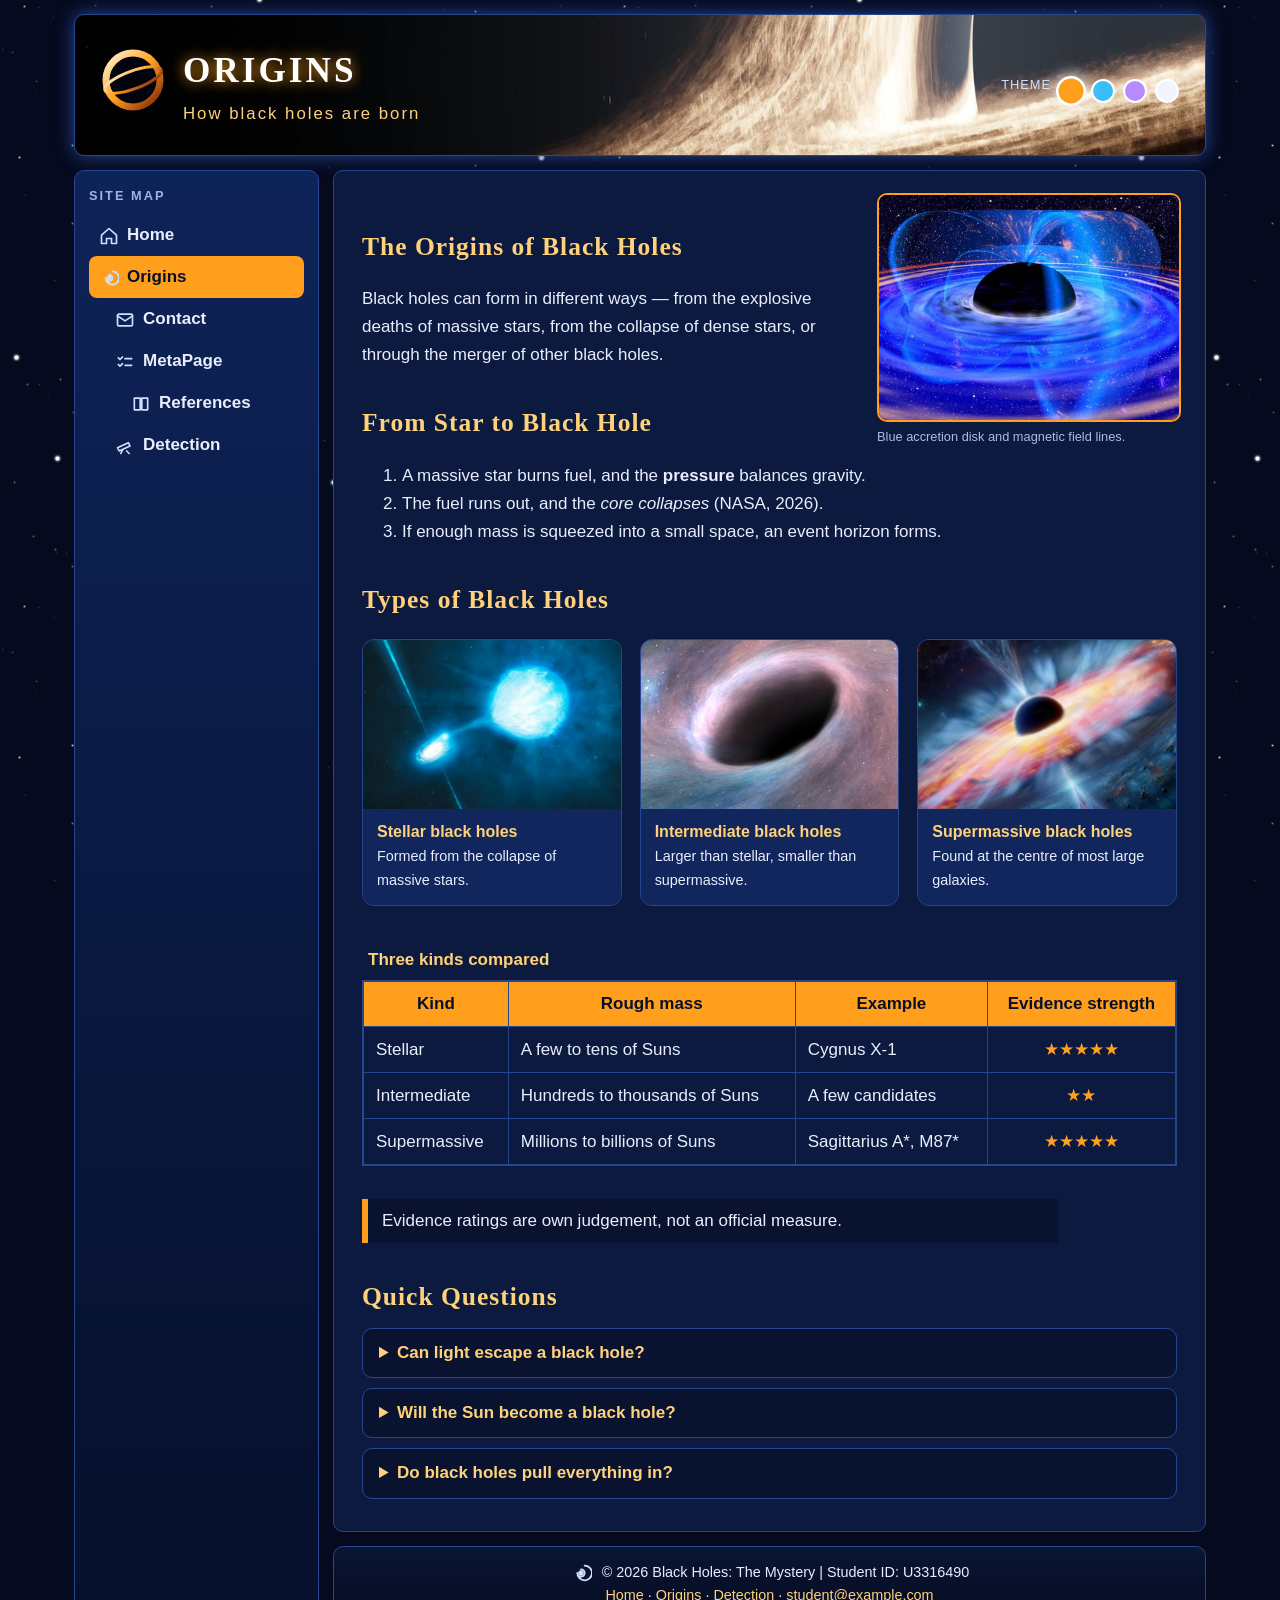
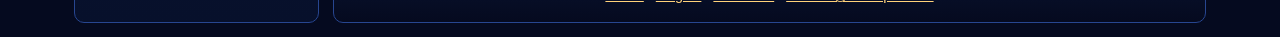
<file: Origins.html>
<!DOCTYPE html>
<html lang="en">

<head>
    <meta charset="UTF-8">
    <meta name="viewport" content="width=device-width, initial-scale=1">
    <title>Origins | Black Holes: The Mystery</title>
    <link rel="stylesheet" href="style.css">
    <style>
        .stamp {
            letter-spacing: 2px;
            text-transform: uppercase;
            font-size: 0.85rem;
        }
    </style>
</head>

<body>
    <input class="themeradio" type="radio" name="theme" id="t-solar" checked>
    <input class="themeradio" type="radio" name="theme" id="t-quasar">
    <input class="themeradio" type="radio" name="theme" id="t-nebula">
    <input class="themeradio" type="radio" name="theme" id="t-day">
    <div class="wrap layout-b">
        <header>
            <a href="index.html"><img class="logo" src="images/logo.svg"
                    alt="Black Holes logo: a dark circle with a glowing gold ring" width="64" height="64"></a>
            <div>
                <h1 id="pagetitle">Origins</h1>
                <p class="tagline">How black holes are born</p>
            </div>
            <div class="themes">
                <span>Theme</span>
                <label class="swatch s-solar" for="t-solar" title="Solar theme"></label>
                <label class="swatch s-quasar" for="t-quasar" title="Quasar theme"></label>
                <label class="swatch s-nebula" for="t-nebula" title="Nebula theme"></label>
                <label class="swatch s-day" for="t-day" title="Day theme"></label>
            </div>
        </header>
        <div class="row">
            <nav>
                <p class="navtitle">Site map</p>
                <ul>
                    <li><a href="index.html"><img class="nicon" src="images/icon-home.svg" alt="" width="20"
                                height="20">Home</a></li>
                    <li><a href="Origins.html" class="current" aria-current="page"><img class="nicon"
                                src="images/icon-origins.svg" alt="" width="20" height="20">Origins</a>
                        <ul>
                            <li><a href="Contact.html"><img class="nicon" src="images/icon-contact.svg" alt=""
                                        width="20" height="20">Contact</a></li>
                            <li><a href="MetaPage.html"><img class="nicon" src="images/icon-meta.svg" alt="" width="20"
                                        height="20">MetaPage</a>
                                <ul>
                                    <li><a href="References.html"><img class="nicon" src="images/icon-references.svg"
                                                alt="" width="20" height="20">References</a></li>
                                </ul>
                            </li>
                            <li><a href="Detection.html"><img class="nicon" src="images/icon-detection.svg" alt=""
                                        width="20" height="20">Detection</a></li>
                        </ul>
                    </li>
                </ul>
            </nav>
            <div class="col">
                <main>
                    <figure class="figr">
                        <img src="images/origins.jpg"
                            alt="A black hole inside blue glowing rings of gas and magnetic field lines"
                            width="300" height="225">
                        <figcaption>Blue accretion disk and magnetic field lines.</figcaption>
                    </figure>
                    <h2>The Origins of Black Holes</h2>
                    <p>Black holes can form in different ways — from the explosive deaths of massive stars, from the
                        collapse of dense stars, or through the merger of other black holes.</p>
                    <h2>From Star to Black Hole</h2>
                    <ol>
                        <li>A massive star burns fuel, and the <strong>pressure</strong> balances gravity.</li>
                        <li>The fuel runs out, and the <em>core collapses</em> (NASA, 2026).</li>
                        <li>If enough mass is squeezed into a small space, an event horizon forms.</li>
                    </ol>
                    <h2>Types of Black Holes</h2>
                    <div class="cards">
                        <figure class="card">
                            <img src="images/card-stellar.jpg"
                                alt="Artist impression of a bright blue star feeding gas into a nearby black hole"
                                width="320" height="210">
                            <figcaption><strong>Stellar black holes</strong>Formed from the collapse of massive stars.
                            </figcaption>
                        </figure>
                        <figure class="card">
                            <img src="images/card-intermediate.jpg"
                                alt="A black hole wrapped in pink and violet clouds of gas"
                                width="320" height="210">
                            <figcaption><strong>Intermediate black holes</strong>Larger than stellar, smaller than
                                supermassive.</figcaption>
                        </figure>
                        <figure class="card">
                            <img src="images/card-supermassive.jpg"
                                alt="A black hole with a bright disk and jets of energy"
                                width="320" height="210">
                            <figcaption><strong>Supermassive black holes</strong>Found at the centre of most large
                                galaxies.</figcaption>
                        </figure>
                    </div>
                    <div class="scroll">
                        <table class="kinds">
                            <caption>Three kinds compared</caption>
                            <tr>
                                <th scope="col">Kind</th>
                                <th scope="col">Rough mass</th>
                                <th scope="col">Example</th>
                                <th scope="col">Evidence strength</th>
                            </tr>
                            <tr>
                                <td>Stellar</td>
                                <td>A few to tens of Suns</td>
                                <td>Cygnus X-1</td>
                                <td class="stars">★★★★★</td>
                            </tr>
                            <tr>
                                <td>Intermediate</td>
                                <td>Hundreds to thousands of Suns</td>
                                <td>A few candidates</td>
                                <td class="stars">★★</td>
                            </tr>
                            <tr>
                                <td>Supermassive</td>
                                <td>Millions to billions of Suns</td>
                                <td>Sagittarius A*, M87*</td>
                                <td class="stars">★★★★★</td>
                            </tr>
                        </table>
                    </div>
                    <p class="note">Evidence ratings are own judgement, not an official measure.</p>
                    <h2>Quick Questions</h2>
                    <details>
                        <summary>Can light escape a black hole?</summary>
                        <p>No. Once light crosses the event horizon, it cannot get back out.</p>
                    </details>
                    <details>
                        <summary>Will the Sun become a black hole?</summary>
                        <p>No. The Sun does not have enough mass to collapse into one.</p>
                    </details>
                    <details>
                        <summary>Do black holes pull everything in?</summary>
                        <p>No. From far away, a black hole's gravity is like that of any object with the same mass. Only
                            things that get too close are trapped.</p>
                    </details>
                </main>
                <footer>
                    <img class="icon" src="images/icon-origins.svg" alt="Spiral galaxy icon" width="22" height="22">
                    <span>© 2026 Black Holes: The Mystery | Student ID: U3316490</span>
                    <br>
                    <a href="index.html">Home</a> · <a href="Origins.html">Origins</a> · <a
                        href="Detection.html">Detection</a> · <a href="mailto:student@example.com">student@example.com</a>
                </footer>
            </div>
        </div>
    </div>
</body>

</html>
</file>
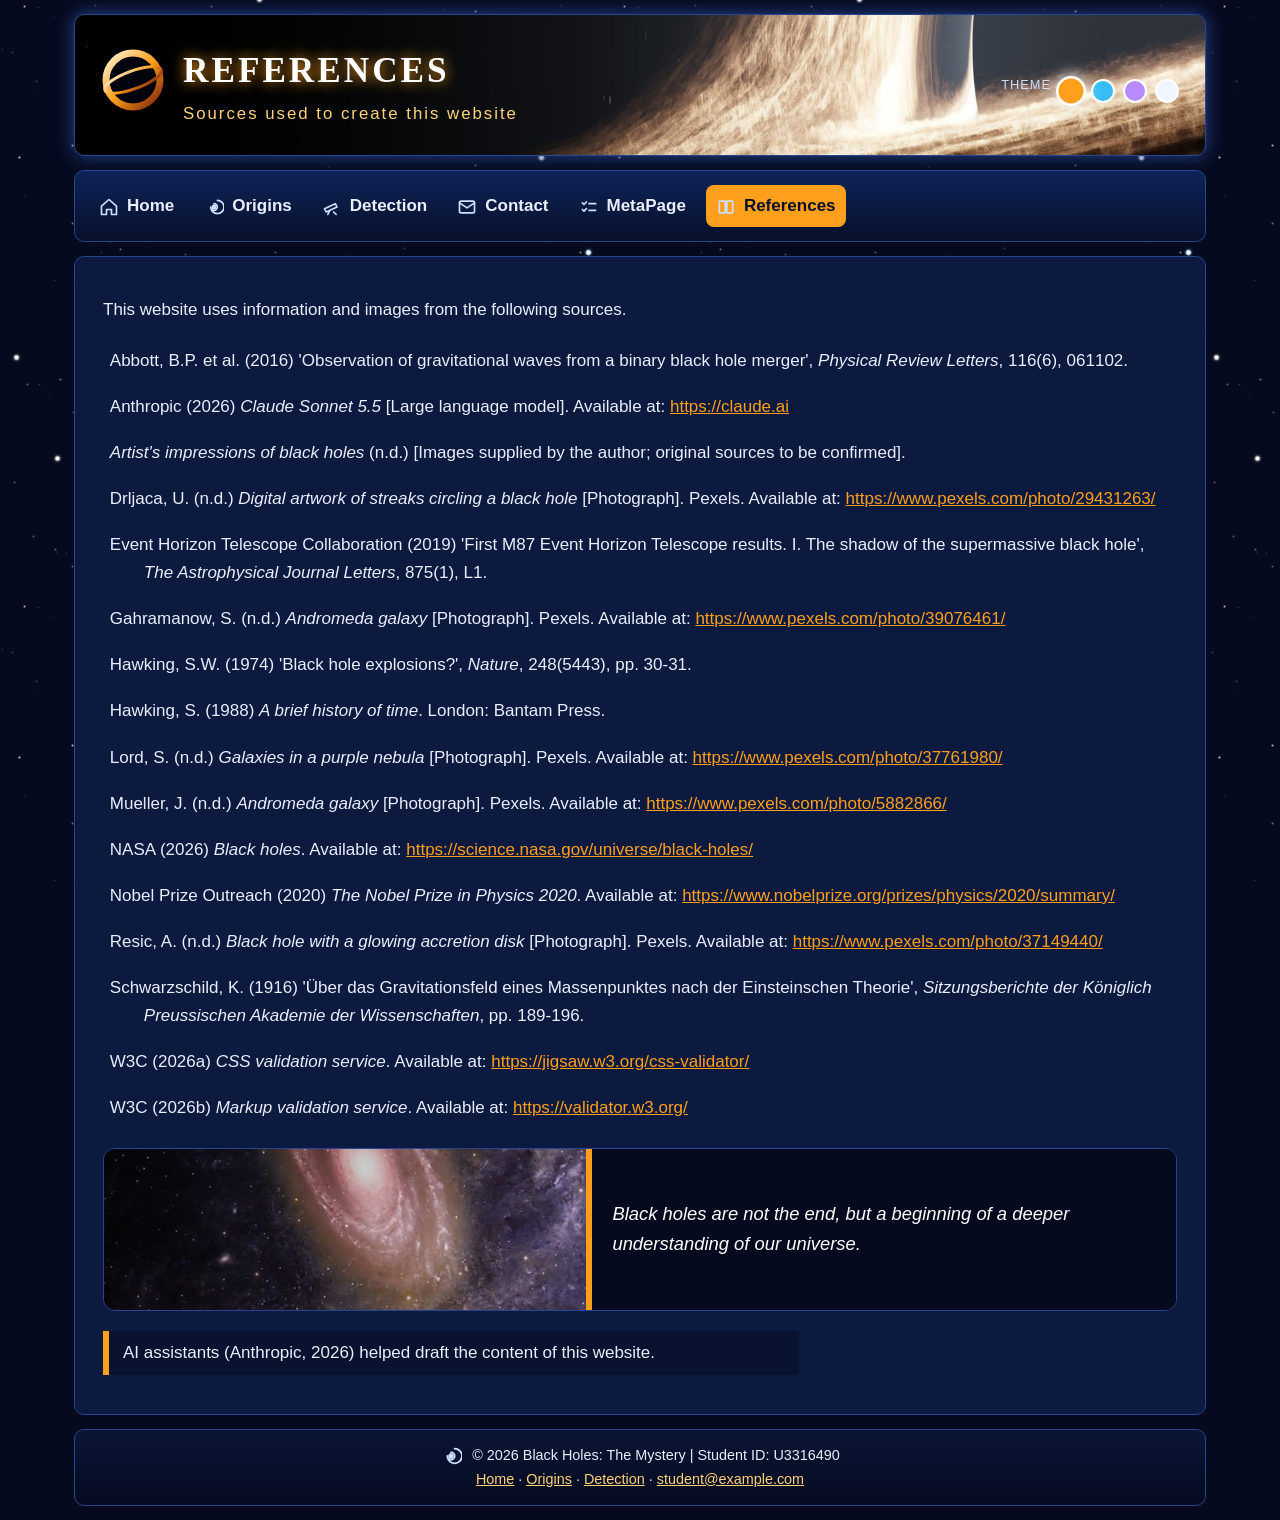
<file: References.html>
<!DOCTYPE html>
<html lang="en">

<head>
    <meta charset="UTF-8">
    <meta name="viewport" content="width=device-width, initial-scale=1">
    <title>References | Black Holes: The Mystery</title>
    <link rel="stylesheet" href="style.css">
    <style>
        .stamp {
            letter-spacing: 2px;
            text-transform: uppercase;
            font-size: 0.85rem;
        }
    </style>
</head>

<body>
    <input class="themeradio" type="radio" name="theme" id="t-solar" checked>
    <input class="themeradio" type="radio" name="theme" id="t-quasar">
    <input class="themeradio" type="radio" name="theme" id="t-nebula">
    <input class="themeradio" type="radio" name="theme" id="t-day">
    <div class="wrap layout-d">
        <header>
            <a href="index.html"><img class="logo" src="images/logo.svg"
                    alt="Black Holes logo: a dark circle with a glowing gold ring" width="64" height="64"></a>
            <div>
                <h1 id="pagetitle">References</h1>
                <p class="tagline">Sources used to create this website</p>
            </div>
            <div class="themes">
                <span>Theme</span>
                <label class="swatch s-solar" for="t-solar" title="Solar theme"></label>
                <label class="swatch s-quasar" for="t-quasar" title="Quasar theme"></label>
                <label class="swatch s-nebula" for="t-nebula" title="Nebula theme"></label>
                <label class="swatch s-day" for="t-day" title="Day theme"></label>
            </div>
        </header>
        <nav>
            <ul>
                <li><a href="index.html"><img class="nicon" src="images/icon-home.svg" alt="" width="20"
                            height="20">Home</a></li>
                <li><a href="Origins.html"><img class="nicon" src="images/icon-origins.svg" alt="" width="20"
                            height="20">Origins</a></li>
                <li><a href="Detection.html"><img class="nicon" src="images/icon-detection.svg" alt="" width="20"
                            height="20">Detection</a></li>
                <li><a href="Contact.html"><img class="nicon" src="images/icon-contact.svg" alt="" width="20"
                            height="20">Contact</a></li>
                <li><a href="MetaPage.html"><img class="nicon" src="images/icon-meta.svg" alt="" width="20"
                            height="20">MetaPage</a></li>
                <li><a href="References.html" class="current" aria-current="page"><img class="nicon"
                            src="images/icon-references.svg" alt="" width="20" height="20">References</a></li>
            </ul>
        </nav>
        <main>
            <p>This website uses information and images from the following sources.</p>
            <ul class="refs">
                <li>Abbott, B.P. et al. (2016) 'Observation of gravitational waves from a binary black hole merger',
                    <em>Physical Review Letters</em>, 116(6), 061102.</li>
                <li>Anthropic (2026) <em>Claude Sonnet 5.5</em> [Large language model]. Available at: <a
                        href="https://claude.ai">https://claude.ai</a></li>
                <li><em>Artist's impressions of black holes</em> (n.d.) [Images supplied by the author; original sources
                    to be confirmed].</li>
                <li>Drljaca, U. (n.d.) <em>Digital artwork of streaks circling a black hole</em> [Photograph]. Pexels.
                    Available at: <a
                        href="https://www.pexels.com/photo/29431263/">https://www.pexels.com/photo/29431263/</a>
                    </li>
                <li>Event Horizon Telescope Collaboration (2019) 'First M87 Event Horizon Telescope results. I. The
                    shadow of the supermassive black hole', <em>The Astrophysical Journal Letters</em>, 875(1), L1.</li>
                <li>Gahramanow, S. (n.d.) <em>Andromeda galaxy</em> [Photograph]. Pexels. Available at: <a
                        href="https://www.pexels.com/photo/39076461/">https://www.pexels.com/photo/39076461/</a>
                    </li>
                <li>Hawking, S.W. (1974) 'Black hole explosions?', <em>Nature</em>, 248(5443), pp. 30-31.</li>
                <li>Hawking, S. (1988) <em>A brief history of time</em>. London: Bantam Press.</li>
                <li>Lord, S. (n.d.) <em>Galaxies in a purple nebula</em> [Photograph]. Pexels. Available at: <a
                        href="https://www.pexels.com/photo/37761980/">https://www.pexels.com/photo/37761980/</a>
                    </li>
                <li>Mueller, J. (n.d.) <em>Andromeda galaxy</em> [Photograph]. Pexels. Available at: <a
                        href="https://www.pexels.com/photo/5882866/">https://www.pexels.com/photo/5882866/</a>
                    </li>
                <li>NASA (2026) <em>Black holes</em>. Available at: <a
                        href="https://science.nasa.gov/universe/black-holes/">https://science.nasa.gov/universe/black-holes/</a>
                    </li>
                <li>Nobel Prize Outreach (2020) <em>The Nobel Prize in Physics 2020</em>. Available at: <a
                        href="https://www.nobelprize.org/prizes/physics/2020/summary/">https://www.nobelprize.org/prizes/physics/2020/summary/</a>
                    </li>
                <li>Resic, A. (n.d.) <em>Black hole with a glowing accretion disk</em> [Photograph]. Pexels. Available
                    at: <a href="https://www.pexels.com/photo/37149440/">https://www.pexels.com/photo/37149440/</a>
                    </li>
                <li>Schwarzschild, K. (1916) 'Über das Gravitationsfeld eines Massenpunktes nach der Einsteinschen
                    Theorie', <em>Sitzungsberichte der Königlich Preussischen Akademie der Wissenschaften</em>, pp.
                    189-196.</li>
                <li>W3C (2026a) <em>CSS validation service</em>. Available at: <a
                        href="https://jigsaw.w3.org/css-validator/">https://jigsaw.w3.org/css-validator/</a>
                    </li>
                <li>W3C (2026b) <em>Markup validation service</em>. Available at: <a
                        href="https://validator.w3.org/">https://validator.w3.org/</a></li>
            </ul>
            <div class="quoteband">
                <img src="images/quoteband.jpg"
                    alt="Two spiral galaxies glowing pink and gold inside a purple cloud of dust" width="1200"
                    height="180">
                <blockquote>
                    <p>Black holes are not the end, but a beginning of a deeper understanding of our universe.</p>
                </blockquote>
            </div>
            <p class="note">AI assistants (Anthropic, 2026) helped draft the content of this
                website.</p>
        </main>
        <footer>
            <img class="icon" src="images/icon-origins.svg" alt="Spiral galaxy icon" width="22" height="22">
            <span>© 2026 Black Holes: The Mystery | Student ID: U3316490</span>
            <br>
            <a href="index.html">Home</a> · <a href="Origins.html">Origins</a> · <a href="Detection.html">Detection</a> ·
            <a href="mailto:student@example.com">student@example.com</a>
        </footer>
    </div>
</body>

</html>
</file>
<file: style.css>
body {
    margin: 0;
    background-color: #050a1f;
    color: #e8eefc;
    font-family: "Segoe UI", Roboto, Arial, sans-serif;
    font-size: 17px;
    line-height: 1.65;
}

body::before {
    content: "";
    position: fixed;
    top: 0;
    left: 0;
    width: 100%;
    height: 100%;
    background-image: url(images/stars-a.png);
    animation: drift 300s linear infinite;
    z-index: -2;
}

body::after {
    content: "";
    position: fixed;
    top: 0;
    left: 0;
    width: 100%;
    height: 100%;
    background-image: url(images/stars-b.png);
    animation: drift 520s linear infinite, twinkle 5s ease-in-out infinite;
    z-index: -1;
}

.themeradio,
.tabradio {
    position: absolute;
    opacity: 0;
    pointer-events: none;
}

.wrap {
    --accent: #ff9f1c;
    --accent2: #ffd27a;
    --line: #274690;
    --panel: #0c1a40;
    --panel2: #091330;
    --card: #12265e;
    --text: #e8eefc;
    --muted: #a9bbe8;
    --btn: #1e64ff;
    --onaccent: #07102b;
    display: flex;
    gap: 14px;
    max-width: 1160px;
    margin: 0 auto;
    padding: 14px;
    box-sizing: border-box;
    color: var(--text);
}

#t-quasar:checked~.wrap {
    --accent: #38bdf8;
    --accent2: #a5e8ff;
    --line: #1f6fb2;
}

#t-nebula:checked~.wrap {
    --accent: #b78bff;
    --accent2: #e2cdff;
    --line: #5b3fd1;
}

#t-day:checked~.wrap {
    --accent: #c2410c;
    --accent2: #7a2e00;
    --line: #9db4e8;
    --panel: #f1f5ff;
    --panel2: #dfe8ff;
    --card: #ffffff;
    --text: #0b1636;
    --muted: #43527f;
    --onaccent: #ffffff;
}

.layout-a {
    flex-direction: row;
}

.layout-a>nav {
    width: 230px;
    flex: none;
}

.right {
    flex: 1;
    display: flex;
    flex-direction: column;
    gap: 14px;
    min-width: 0;
}

.layout-b,
.layout-c,
.layout-d {
    flex-direction: column;
}

.row,
.row-rev {
    display: flex;
    gap: 14px;
}

.row-rev {
    flex-direction: row-reverse;
}

.row>nav,
.row-rev>nav {
    width: 215px;
    flex: none;
}

.col {
    flex: 1;
    display: flex;
    flex-direction: column;
    gap: 14px;
    min-width: 0;
}

header {
    display: flex;
    align-items: center;
    gap: 18px;
    padding: 22px 26px;
    min-height: 96px;
    color: #ffffff;
    background-color: #050a1f;
    background-image: url(images/banner.jpg);
    background-size: cover;
    background-position: right center;
    border: 1px solid var(--line);
    border-radius: 10px;
    box-shadow: 0 0 18px var(--line);
}

.logo {
    flex: none;
    animation: spin 24s linear infinite;
}

.logo:hover {
    animation-duration: 3s;
}

#pagetitle {
    margin: 0;
    font-family: Georgia, "Times New Roman", serif;
    font-size: 2.2rem;
    letter-spacing: 3px;
    text-transform: uppercase;
    color: #ffffff;
    text-shadow: 0 0 14px var(--accent);
}

.tagline {
    margin: 0;
    color: #ffd27a;
    font-size: 1.05rem;
    letter-spacing: 2px;
}

.themes {
    margin-left: auto;
    display: flex;
    gap: 8px;
    align-items: center;
    font-size: 0.8rem;
    color: #cfe0ff;
    text-transform: uppercase;
    letter-spacing: 1px;
}

.swatch {
    display: inline-block;
    width: 20px;
    height: 20px;
    border-radius: 50%;
    border: 2px solid #ffffff;
    cursor: pointer;
    transition: transform 0.2s;
}

.swatch:hover {
    transform: scale(1.35);
}

.s-solar {
    background-color: #ff9f1c;
}

.s-quasar {
    background-color: #38bdf8;
}

.s-nebula {
    background-color: #b78bff;
}

.s-day {
    background-color: #f1f5ff;
}

#t-solar:checked~.wrap .s-solar,
#t-quasar:checked~.wrap .s-quasar,
#t-nebula:checked~.wrap .s-nebula,
#t-day:checked~.wrap .s-day {
    box-shadow: 0 0 12px #ffffff;
    transform: scale(1.25);
}

nav {
    background-image: linear-gradient(180deg, #0e2358, #07102b);
    color: #e8eefc;
    padding: 14px;
    border: 1px solid var(--line);
    border-radius: 10px;
}

nav ul {
    margin: 0;
    padding-left: 0;
    list-style: none;
}

nav ul ul {
    padding-left: 16px;
}

nav a {
    display: block;
    color: #e8eefc;
    text-decoration: none;
    font-weight: 600;
    padding: 7px 10px;
    border-radius: 8px;
    transition: transform 0.2s, background-color 0.2s, color 0.2s;
}

nav a:hover {
    background-color: #1a3a86;
    color: var(--accent2);
    transform: translateX(6px);
}

nav a.current {
    background-color: var(--accent);
    color: var(--onaccent);
}

.navtitle {
    margin: 0 0 8px 0;
    font-weight: 700;
    text-transform: uppercase;
    letter-spacing: 2px;
    font-size: 0.8rem;
    color: #9fb3e8;
}

.nicon {
    vertical-align: middle;
    margin-right: 8px;
}

.layout-d nav ul {
    display: flex;
    flex-wrap: wrap;
    gap: 4px 10px;
}

main {
    flex: 1;
    min-width: 0;
    background-color: var(--panel);
    color: var(--text);
    padding: 22px 28px;
    border: 1px solid var(--line);
    border-radius: 10px;
}

main h2 {
    color: var(--accent2);
    margin: 1.3em 0 0.4em 0;
    font-family: Georgia, "Times New Roman", serif;
    letter-spacing: 1px;
}

main h3 {
    margin: 0 0 6px 0;
}

main p {
    max-width: 70ch;
}

a {
    color: var(--accent);
}

hr {
    border: 0;
    height: 2px;
    margin: 24px 0;
    background-image: linear-gradient(90deg, #050a1f, #ff9f1c, #050a1f);
}

blockquote {
    margin: 18px 0;
    padding: 10px 20px;
    border-left: 6px solid var(--accent);
    background-color: var(--panel2);
    font-size: 1.15rem;
    font-style: italic;
}

code {
    font-family: "Courier New", monospace;
    background-color: var(--panel2);
    padding: 0 4px;
}

footer {
    background-image: linear-gradient(180deg, #0a1636, #050a1f);
    color: #e8eefc;
    padding: 14px 16px;
    text-align: center;
    font-size: 0.9rem;
    border: 1px solid var(--line);
    border-radius: 10px;
}

footer a {
    color: #ffd27a;
}

.icon {
    vertical-align: middle;
    margin-right: 6px;
}

.hero {
    position: relative;
    overflow: hidden;
    border-radius: 12px;
    border: 1px solid var(--line);
    margin-bottom: 20px;
    background-color: #02040d;
}

.hero img {
    display: block;
    width: 100%;
    height: auto;
    animation: zoom 24s ease-in-out infinite alternate;
}

.hero-text {
    position: absolute;
    top: 0;
    left: 0;
    width: 52%;
    height: 100%;
    box-sizing: border-box;
    padding: 22px 28px;
    display: flex;
    flex-direction: column;
    justify-content: center;
    color: #ffffff;
}

.hero-text h2 {
    margin: 0 0 8px 0;
    font-size: 2rem;
    line-height: 1.2;
    color: #ffffff;
    text-shadow: 0 0 12px #000000;
}

.hero-text p {
    color: #e1e9ff;
}

.btn {
    display: inline-block;
    align-self: flex-start;
    padding: 10px 24px;
    background-color: var(--btn);
    color: #ffffff;
    border-radius: 999px;
    font-weight: 700;
    text-decoration: none;
    animation: pulse 2.4s ease-in-out infinite;
    transition: transform 0.2s, background-color 0.2s;
}

.btn:hover {
    background-color: var(--accent);
    color: var(--onaccent);
    transform: scale(1.07);
}

.cards {
    display: flex;
    flex-wrap: wrap;
    gap: 18px;
    margin: 18px 0;
    clear: both;
}

.card {
    flex: 1 1 190px;
    margin: 0;
    background-color: var(--card);
    border: 1px solid var(--line);
    border-radius: 12px;
    overflow: hidden;
    transition: transform 0.3s, box-shadow 0.3s;
}

.card:hover {
    transform: translateY(-8px);
    box-shadow: 0 0 22px var(--accent);
}

.card img {
    display: block;
    width: 100%;
    height: auto;
    transition: transform 0.6s;
}

.card:hover img {
    transform: scale(1.1);
}

.card figcaption {
    position: relative;
    padding: 10px 14px 12px 14px;
    font-size: 0.9rem;
    background-color: var(--card);
}

.card figcaption strong {
    display: block;
    color: var(--accent2);
    font-size: 1rem;
}

.flip {
    flex: 1 1 190px;
    height: 200px;
    perspective: 900px;
    cursor: pointer;
}

.flip-in {
    position: relative;
    width: 100%;
    height: 100%;
    transition: transform 0.7s;
    transform-style: preserve-3d;
}

.flip:hover .flip-in,
.flip:focus .flip-in {
    transform: rotateY(180deg);
}

.face {
    position: absolute;
    top: 0;
    left: 0;
    width: 100%;
    height: 100%;
    box-sizing: border-box;
    padding: 16px;
    border-radius: 12px;
    backface-visibility: hidden;
    display: flex;
    flex-direction: column;
    justify-content: center;
    align-items: center;
    text-align: center;
}

.front {
    background-color: var(--card);
    border: 1px solid var(--line);
}

.back {
    background-color: var(--accent);
    color: var(--onaccent);
    transform: rotateY(180deg);
    font-weight: 600;
}

.back a {
    color: var(--onaccent);
}

.ficon {
    width: 46px;
    height: 46px;
    padding: 8px;
    margin-bottom: 8px;
    border-radius: 50%;
    background-color: #07102b;
}

.hint {
    font-size: 0.75rem;
    color: var(--muted);
}

.figr {
    float: right;
    width: 300px;
    margin: 0 0 14px 22px;
}

.figr img {
    display: block;
    width: 100%;
    height: auto;
    border-radius: 10px;
    border: 2px solid var(--accent);
}

.figr figcaption {
    font-size: 0.8rem;
    color: var(--muted);
    padding-top: 4px;
}

table {
    border-collapse: collapse;
    margin: 16px 0;
}

caption {
    font-weight: bold;
    padding: 6px;
    text-align: left;
    color: var(--accent2);
}

.facts {
    width: 60%;
    border: 2px solid var(--line);
}

.facts th,
.facts td {
    border: 1px solid var(--line);
    padding: 8px 12px;
    text-align: left;
}

.facts th {
    background-color: var(--accent);
    color: var(--onaccent);
    text-align: center;
}

.kinds {
    width: 100%;
    min-width: 540px;
    border: 2px solid var(--line);
}

.kinds th,
.kinds td {
    border: 1px solid var(--line);
    padding: 8px 12px;
}

.kinds th {
    background-color: var(--accent);
    color: var(--onaccent);
}

.kinds tr {
    height: 46px;
}

.kinds td.stars {
    text-align: center;
    color: var(--accent);
}

.timeline {
    width: 100%;
    min-width: 520px;
    border: 3px double var(--line);
}

.timeline th,
.timeline td {
    border: 1px solid var(--line);
    padding: 8px 12px;
    vertical-align: top;
}

.timeline th {
    background-color: var(--accent);
    color: var(--onaccent);
}

.timeline td.year {
    text-align: right;
    font-family: "Courier New", monospace;
}

.timeline td.stage {
    font-weight: bold;
    background-color: var(--panel2);
}

tr:hover td {
    background-color: var(--card);
}

.scroll {
    overflow-x: auto;
}

.tabs {
    position: relative;
    margin: 16px 0;
}

.tabbar {
    display: flex;
    flex-wrap: wrap;
    gap: 8px;
}

.tabbar label {
    margin: 0;
    padding: 9px 16px;
    border: 1px solid var(--line);
    border-radius: 10px 10px 0 0;
    background-color: var(--panel2);
    cursor: pointer;
    font-weight: 600;
    transition: background-color 0.2s, color 0.2s;
}

.tabbar label:hover {
    background-color: var(--card);
    color: var(--accent2);
}

.panel {
    display: none;
    border: 1px solid var(--line);
    padding: 16px;
    background-color: var(--panel2);
    border-radius: 0 12px 12px 12px;
}

.panel::after {
    content: "";
    display: block;
    clear: both;
}

.panel img {
    float: right;
    width: 44%;
    height: auto;
    margin: 0 0 8px 16px;
    border-radius: 10px;
    border: 2px solid var(--accent);
}

#tab-gw:checked~.p-gw,
#tab-img:checked~.p-img,
#tab-gas:checked~.p-gas {
    display: block;
}

#tab-gw:checked~.tabbar label[for=tab-gw],
#tab-img:checked~.tabbar label[for=tab-img],
#tab-gas:checked~.tabbar label[for=tab-gas] {
    background-color: var(--accent);
    color: var(--onaccent);
}

details {
    background-color: var(--panel2);
    border: 1px solid var(--line);
    border-radius: 10px;
    padding: 10px 16px;
    margin: 10px 0;
    transition: box-shadow 0.3s;
}

details:hover {
    box-shadow: 0 0 12px var(--accent);
}

summary {
    cursor: pointer;
    font-weight: 700;
    color: var(--accent2);
}

.note {
    border-left: 6px solid var(--accent);
    padding: 8px 14px;
    background-color: var(--panel2);
}

.quoteband {
    position: relative;
    overflow: hidden;
    border-radius: 12px;
    margin: 20px 0;
    border: 1px solid var(--line);
}

.quoteband img {
    display: block;
    width: 100%;
    height: auto;
}

.quoteband blockquote {
    position: absolute;
    top: 0;
    right: 0;
    width: 55%;
    height: 100%;
    box-sizing: border-box;
    margin: 0;
    display: flex;
    align-items: center;
    background-color: #050a1f;
    color: #ffffff;
    border-left: 6px solid #ff9f1c;
}

.refs {
    list-style: none;
    padding: 0;
}

.refs li {
    padding: 6px 10px 6px 2.4em;
    text-indent: -2em;
    margin-bottom: 6px;
    word-wrap: break-word;
    border-radius: 8px;
    transition: background-color 0.2s;
}

.refs li:hover {
    background-color: var(--panel2);
}

label {
    display: block;
    margin-top: 12px;
    font-weight: bold;
}

input,
select,
textarea {
    width: 100%;
    max-width: 440px;
    padding: 8px;
    border: 2px solid var(--line);
    border-radius: 8px;
    background-color: var(--card);
    color: var(--text);
    font-size: 1rem;
    font-family: inherit;
    box-sizing: border-box;
    transition: box-shadow 0.2s, border-color 0.2s;
}

input:focus,
select:focus,
textarea:focus {
    border-color: var(--accent);
    box-shadow: 0 0 12px var(--accent);
    outline: 0;
}

input[type=radio],
input[type=checkbox] {
    width: auto;
}

fieldset {
    border: 2px solid var(--line);
    border-radius: 12px;
}

legend {
    font-weight: bold;
    color: var(--accent2);
}

button {
    margin: 14px 8px 0 0;
    padding: 9px 22px;
    background-color: var(--accent);
    color: var(--onaccent);
    border: 0;
    border-radius: 999px;
    font-size: 1rem;
    font-weight: 700;
    cursor: pointer;
    transition: transform 0.2s;
}

button:hover {
    transform: scale(1.07);
}

.ci {
    display: block;
    max-width: 100%;
    height: auto;
    border-radius: 10px;
    border: 2px solid var(--accent);
}

.infocard {
    background-color: var(--card);
    border: 1px solid var(--line);
    border-radius: 12px;
    padding: 6px 18px 14px 18px;
    margin: 16px 0;
}

.glow {
    color: var(--accent2);
    text-shadow: 0 0 10px var(--accent);
}

@keyframes spin {
    to {
        transform: rotate(360deg);
    }
}

@keyframes drift {
    from {
        background-position: 0 0;
    }

    to {
        background-position: -600px 600px;
    }
}

@keyframes twinkle {

    0%,
    100% {
        opacity: 0.45;
    }

    50% {
        opacity: 1;
    }
}

@keyframes zoom {
    from {
        transform: scale(1);
    }

    to {
        transform: scale(1.08);
    }
}

@keyframes pulse {

    0%,
    100% {
        box-shadow: 0 0 4px var(--accent);
    }

    50% {
        box-shadow: 0 0 22px var(--accent);
    }
}

@media (max-width:800px) {

    .layout-a,
    .row,
    .row-rev {
        flex-direction: column;
    }

    .layout-a>nav,
    .row>nav,
    .row-rev>nav {
        width: auto;
    }

    .figr {
        float: none;
        width: auto;
        margin: 0 0 14px 0;
    }

    .hero-text {
        position: static;
        width: auto;
        background-color: #050a1f;
    }

    .panel img {
        float: none;
        width: 100%;
        margin: 0 0 10px 0;
    }

    .quoteband blockquote {
        position: static;
        width: auto;
    }

    .facts {
        width: 100%;
    }

    header {
        flex-wrap: wrap;
    }

    #pagetitle {
        font-size: 1.6rem;
    }
}
</file>
